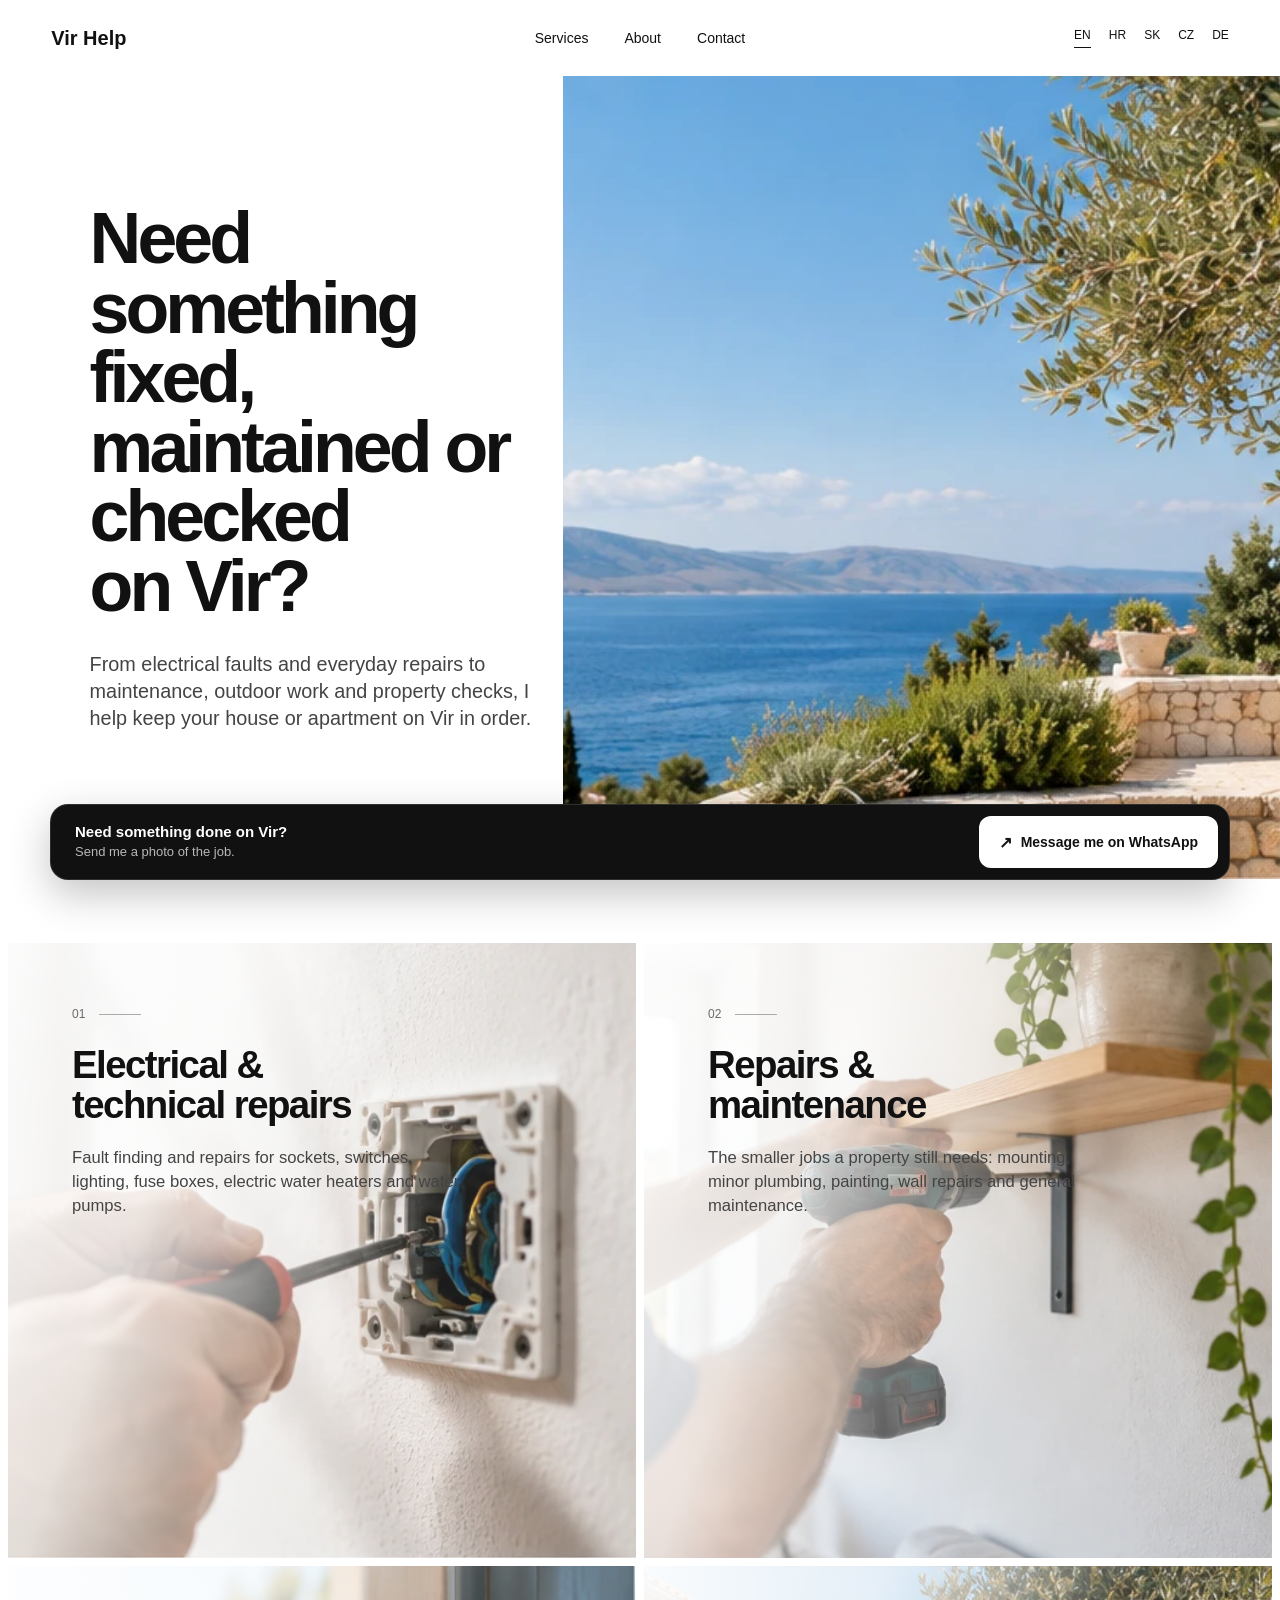
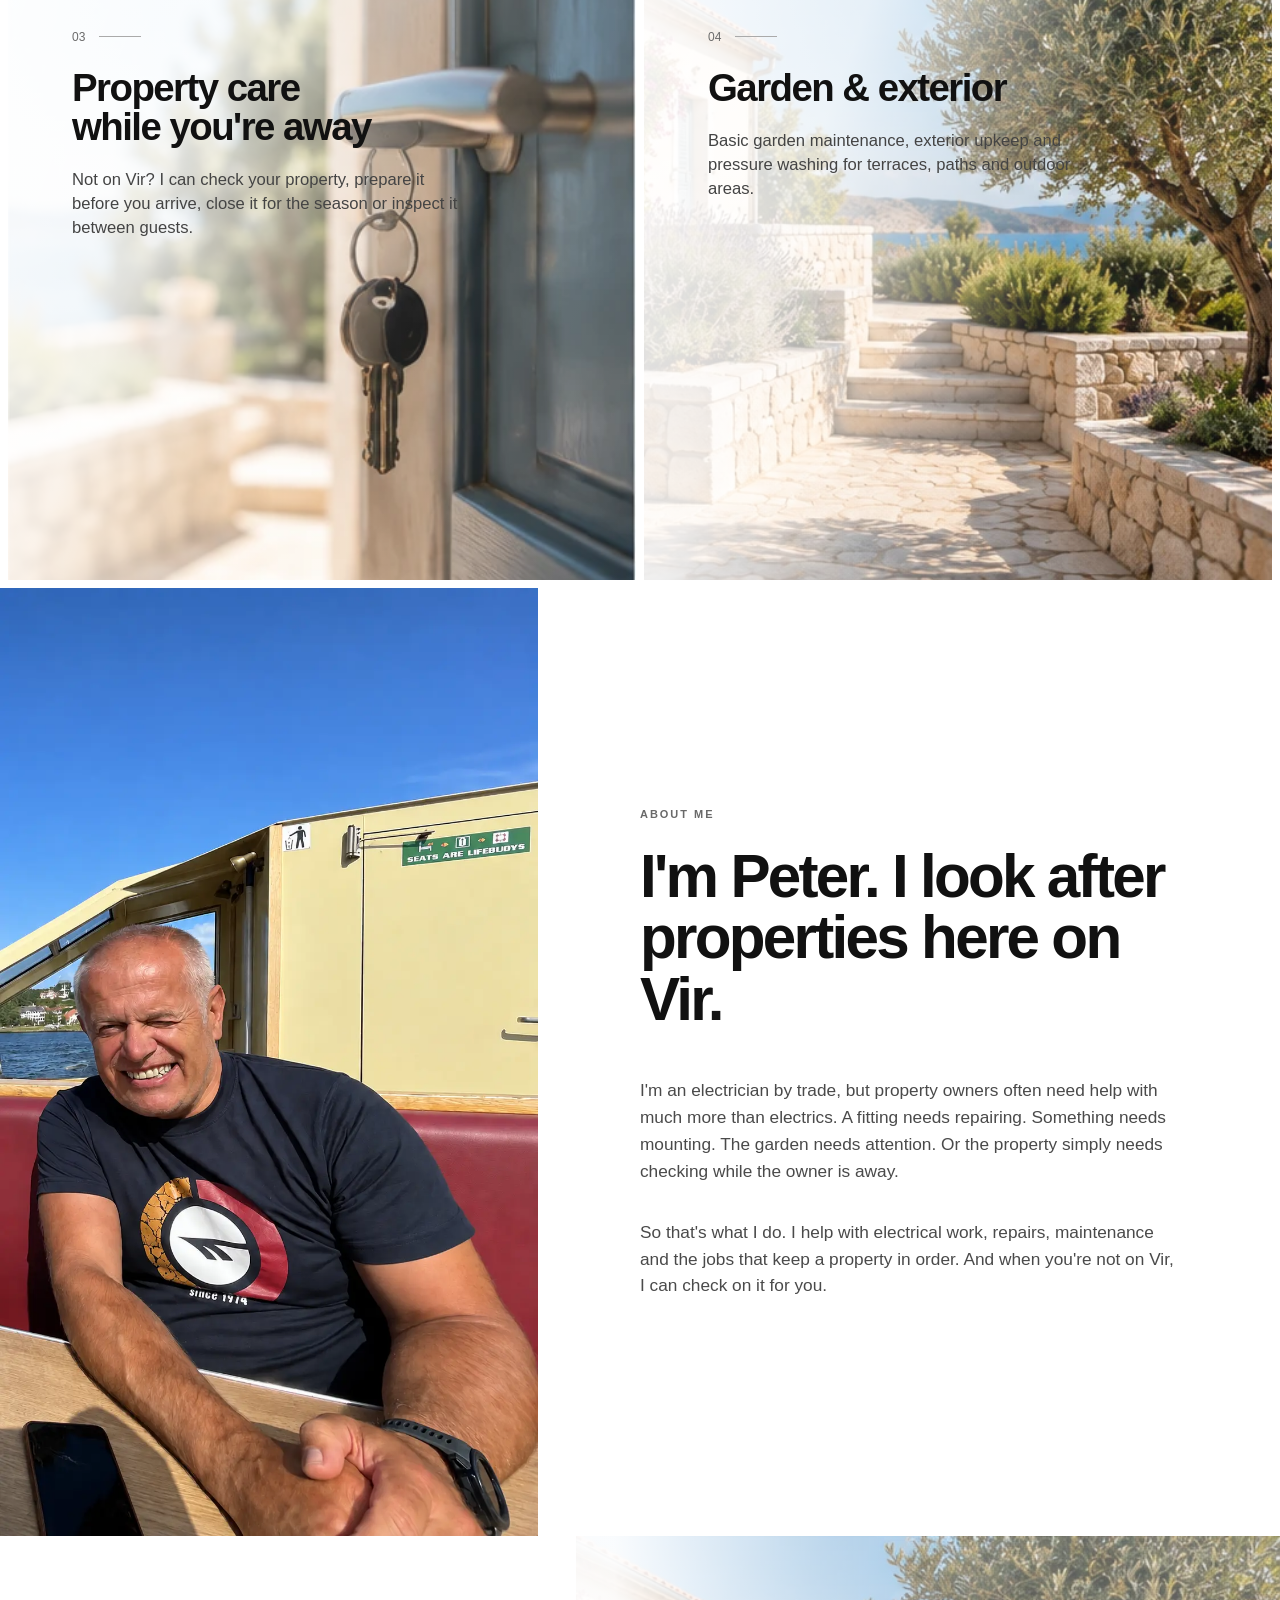
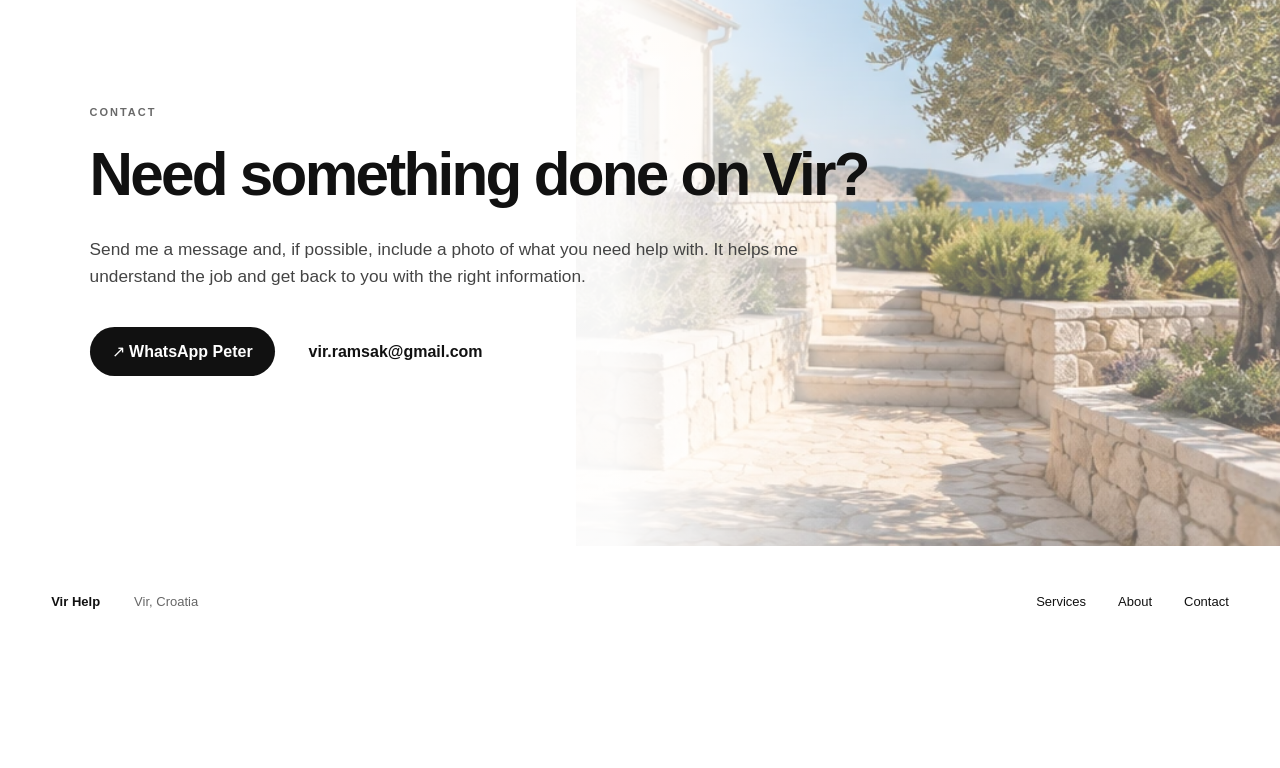
<file: index.html>
<!doctype html>
<html lang="en">
<head>
  <meta charset="utf-8">
  <meta name="viewport" content="width=device-width, initial-scale=1">
  <title>Property Repairs & Maintenance on Vir | Vir Help</title>
  <meta name="description" content="Repairs, maintenance, electrical work, property checks and outdoor jobs on Vir, Croatia. Contact Peter directly on WhatsApp.">
  <link rel="canonical" href="https://virhelp.com/">
  <link rel="alternate" hreflang="en" href="https://virhelp.com/">
  <link rel="alternate" hreflang="hr" href="https://virhelp.com/hr/">
  <link rel="alternate" hreflang="sk" href="https://virhelp.com/sk/">
  <link rel="alternate" hreflang="cs" href="https://virhelp.com/cs/">
  <link rel="alternate" hreflang="de" href="https://virhelp.com/de/">
  <link rel="alternate" hreflang="x-default" href="https://virhelp.com/">
  <meta property="og:type" content="website">
  <meta property="og:site_name" content="Vir Help">
  <meta property="og:url" content="https://virhelp.com/">
  <meta property="og:title" content="Property Repairs & Maintenance on Vir | Vir Help">
  <meta property="og:description" content="Repairs, maintenance, electrical work, property checks and outdoor jobs on Vir, Croatia. Contact Peter directly on WhatsApp.">
  <meta property="og:image" content="https://virhelp.com/maintenance.webp">
  <meta property="og:image:alt" content="Property repair work on Vir">
  <meta name="twitter:card" content="summary_large_image">
  <meta name="twitter:image" content="https://virhelp.com/maintenance.webp">
  <meta property="og:locale" content="en">
  <meta name="theme-color" content="#ffffff">
  <script type="application/ld+json">{"@context":"https://schema.org","@type":"LocalBusiness","name":"Vir Help","url":"https://virhelp.com/","email":"vir.ramsak@gmail.com","areaServed":{"@type":"Place","name":"Vir, Croatia"},"description":"Repairs, maintenance, electrical work, property checks and outdoor jobs on Vir, Croatia. Contact Peter directly on WhatsApp."}</script>
  <link rel="stylesheet" href="style.css">
</head>
<body>
  <header class="site-header">
    <a class="brand" href="#top">Vir Help</a>
    <nav class="main-nav" aria-label="Services">
      <a href="#services">Services</a>
      <a href="#about">About</a>
      <a href="#contact">Contact</a>
    </nav>
    <nav class="languages" aria-label="Languages">
      <a class="active" aria-current="page" href="https://virhelp.com/">EN</a>
      <a href="https://virhelp.com/hr/">HR</a>
      <a href="https://virhelp.com/sk/">SK</a>
      <a href="https://virhelp.com/cs/">CZ</a>
      <a href="https://virhelp.com/de/">DE</a>
    </nav>
  </header>

  <main id="top">
    <section class="hero">
      <div class="hero-copy">
        <h1>Need something fixed,<br>maintained or checked<br>on Vir?</h1>
        <p class="hero-lede">From electrical faults and everyday repairs to maintenance, outdoor work and property checks, I help keep your house or apartment on Vir in order.</p>
      </div>
      <div class="hero-image" role="img" aria-label="Vir"></div>
    </section>

    <div class="hero-gap" aria-hidden="true"></div>

    <section class="services-grid" id="services" aria-label="Services">
      <article class="service-card electrical">
        <div class="service-copy">
          <p class="service-number">01 <span></span></p>
          <h2>Electrical &amp;<br>technical repairs</h2>
          <p>Fault finding and repairs for sockets, switches, lighting, fuse boxes, electric water heaters and water pumps.</p>
        </div>
      </article>

      <article class="service-card maintenance">
        <div class="service-copy">
          <p class="service-number">02 <span></span></p>
          <h2>Repairs &amp;<br>maintenance</h2>
          <p>The smaller jobs a property still needs: mounting, minor plumbing, painting, wall repairs and general maintenance.</p>
        </div>
      </article>

      <article class="service-card property-care">
        <div class="service-copy">
          <p class="service-number">03 <span></span></p>
          <h2>Property care<br>while you're away</h2>
          <p>Not on Vir? I can check your property, prepare it before you arrive, close it for the season or inspect it between guests.</p>
        </div>
      </article>

      <article class="service-card exterior">
        <div class="service-copy">
          <p class="service-number">04 <span></span></p>
          <h2>Garden &amp; exterior</h2>
          <p>Basic garden maintenance, exterior upkeep and pressure washing for terraces, paths and outdoor areas.</p>
        </div>
      </article>
    </section>

    <section class="about" id="about">
      <div class="about-photo">
        <img src="peter.webp" alt="Peter Ramsak" loading="lazy">
      </div>
      <div class="about-copy">
        <p class="eyebrow">ABOUT ME</p>
        <h2>I'm Peter. I look after<br>properties here on Vir.</h2>
        <p>I'm an electrician by trade, but property owners often need help with much more than electrics. A fitting needs repairing. Something needs mounting. The garden needs attention. Or the property simply needs checking while the owner is away.</p>
        <p>So that's what I do. I help with electrical work, repairs, maintenance and the jobs that keep a property in order. And when you're not on Vir, I can check on it for you.</p>
      </div>
    </section>

    <section class="contact" id="contact">
      <div class="contact-inner">
        <p class="eyebrow">CONTACT</p>
        <h2>Need something done on Vir?</h2>
        <p>Send me a message and, if possible, include a photo of what you need help with. It helps me understand the job and get back to you with the right information.</p>
        <div class="contact-actions">
          <a class="whatsapp" href="https://wa.me/385925024163" target="_blank" rel="noopener">
            <span aria-hidden="true">↗</span> WhatsApp Peter
          </a>
          <a href="mailto:vir.ramsak@gmail.com">vir.ramsak@gmail.com</a>
        </div>
      </div>
    </section>
  </main>

  <aside class="sticky-contact" aria-label="Quick WhatsApp contact">
    <div class="sticky-contact-copy">
      <strong>Need something done on Vir?</strong>
      <span>Send me a photo of the job.</span>
    </div>
    <a class="sticky-whatsapp" href="https://wa.me/385925024163" target="_blank" rel="noopener" aria-label="Message Peter on WhatsApp">
      <span class="sticky-whatsapp-icon" aria-hidden="true">↗</span>
      <span>Message me on WhatsApp</span>
    </a>
  </aside>

  <footer>
    <strong>Vir Help</strong>
    <span>Vir, Croatia</span>
    <nav aria-label="Services">
      <a href="#services">Services</a>
      <a href="#about">About</a>
      <a href="#contact">Contact</a>
    </nav>
  </footer>
</body>
</html>
</file>
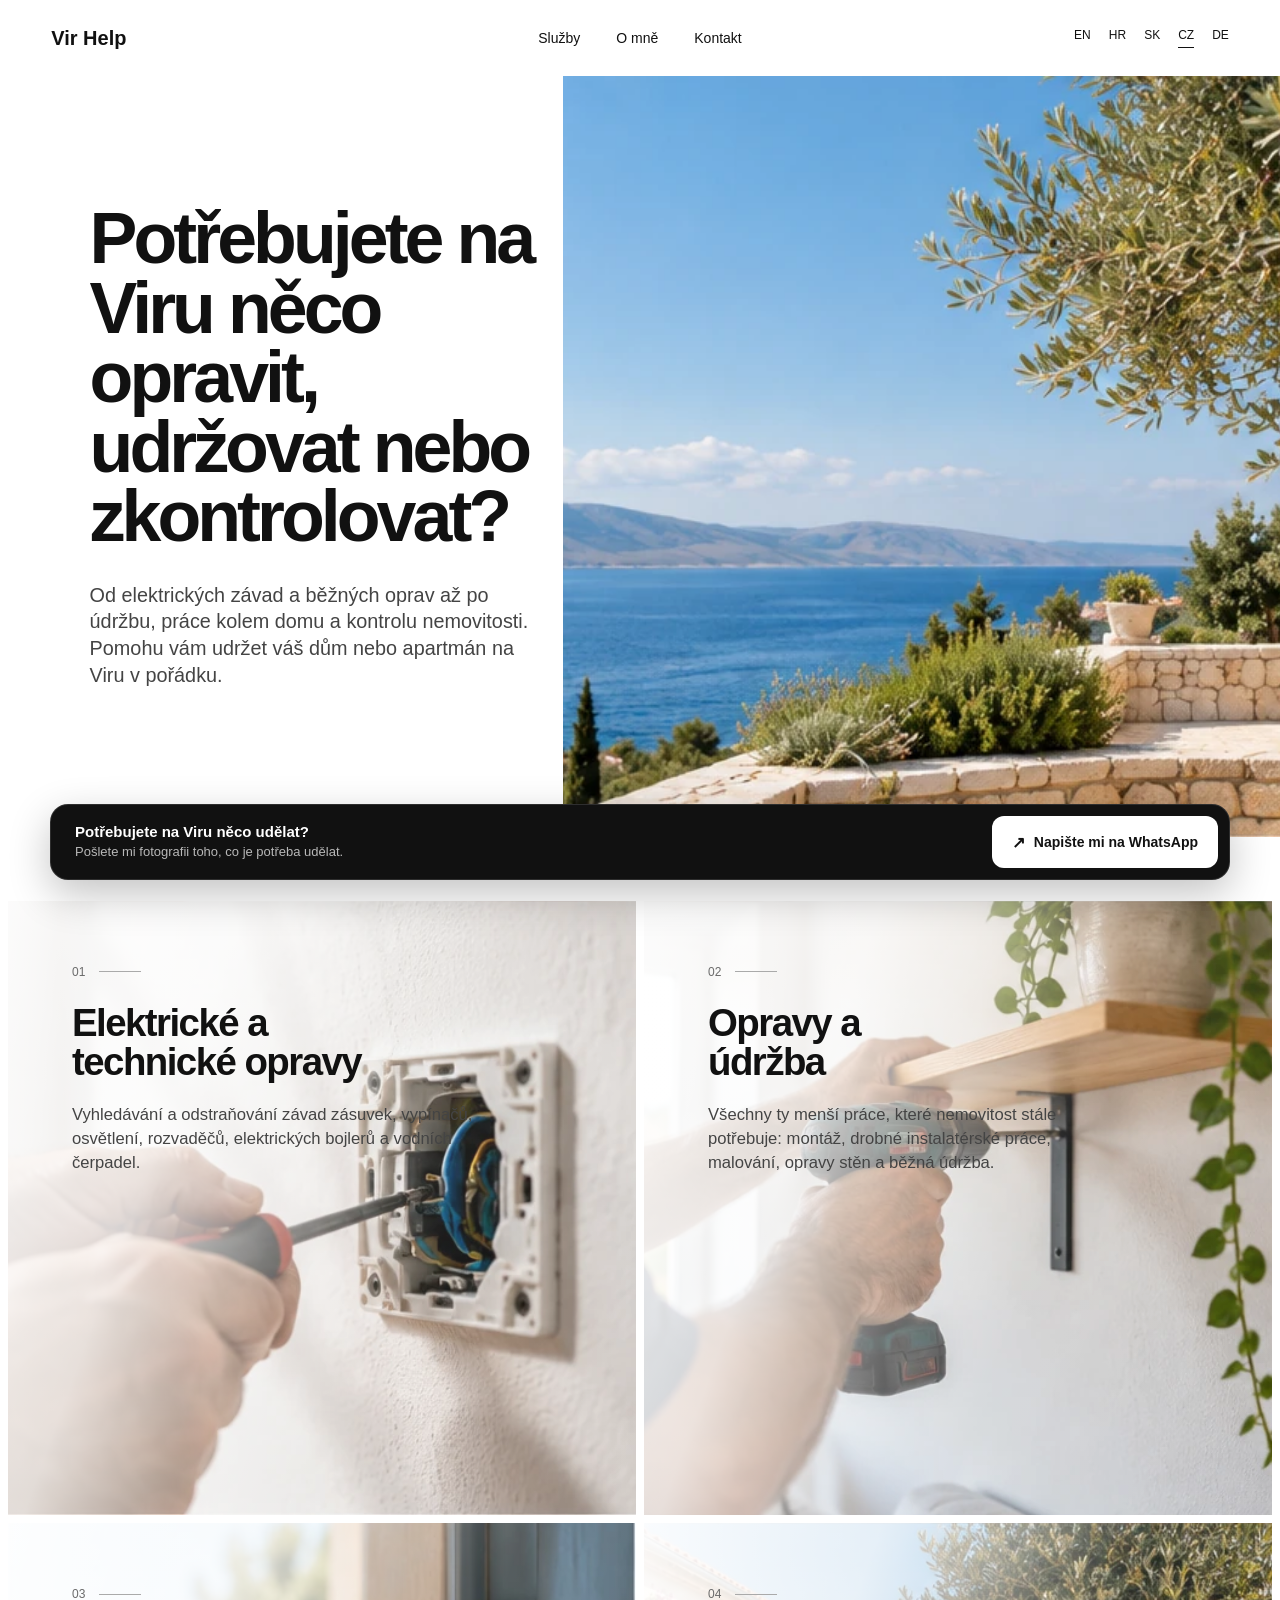
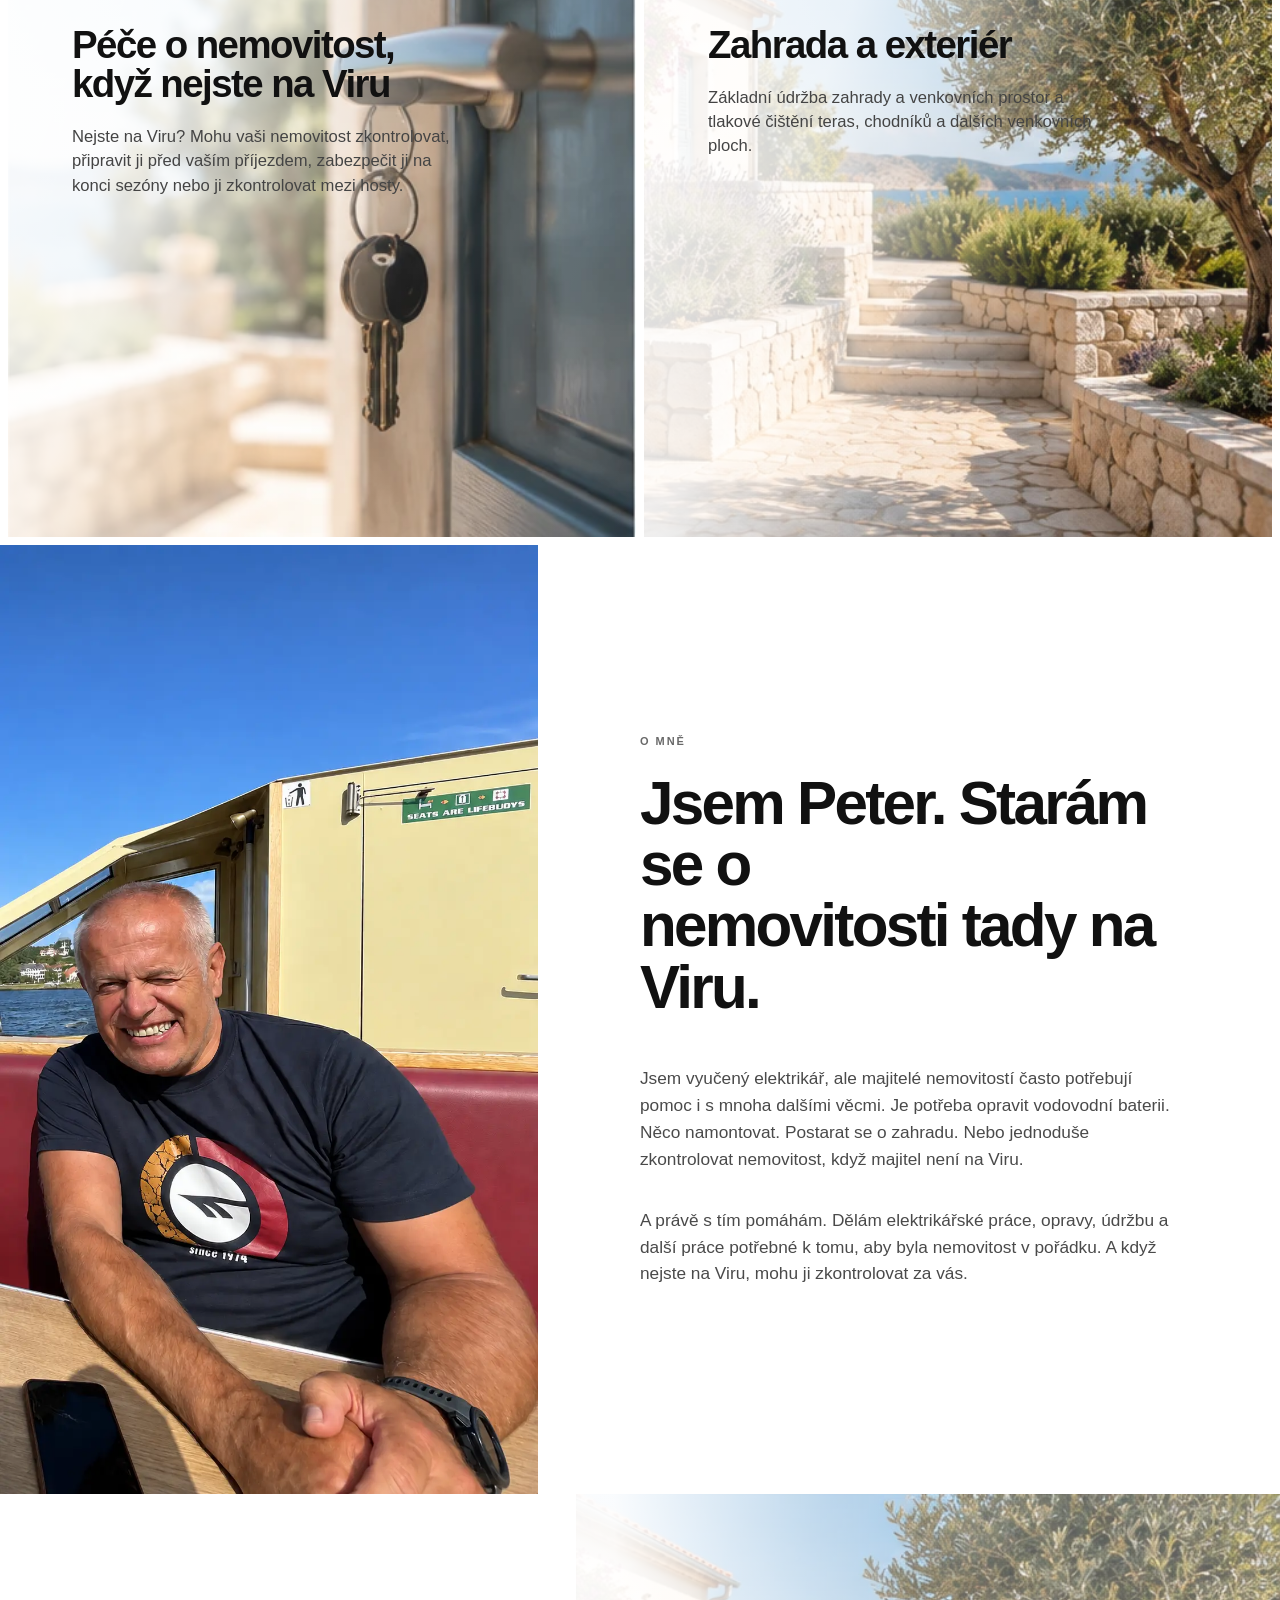
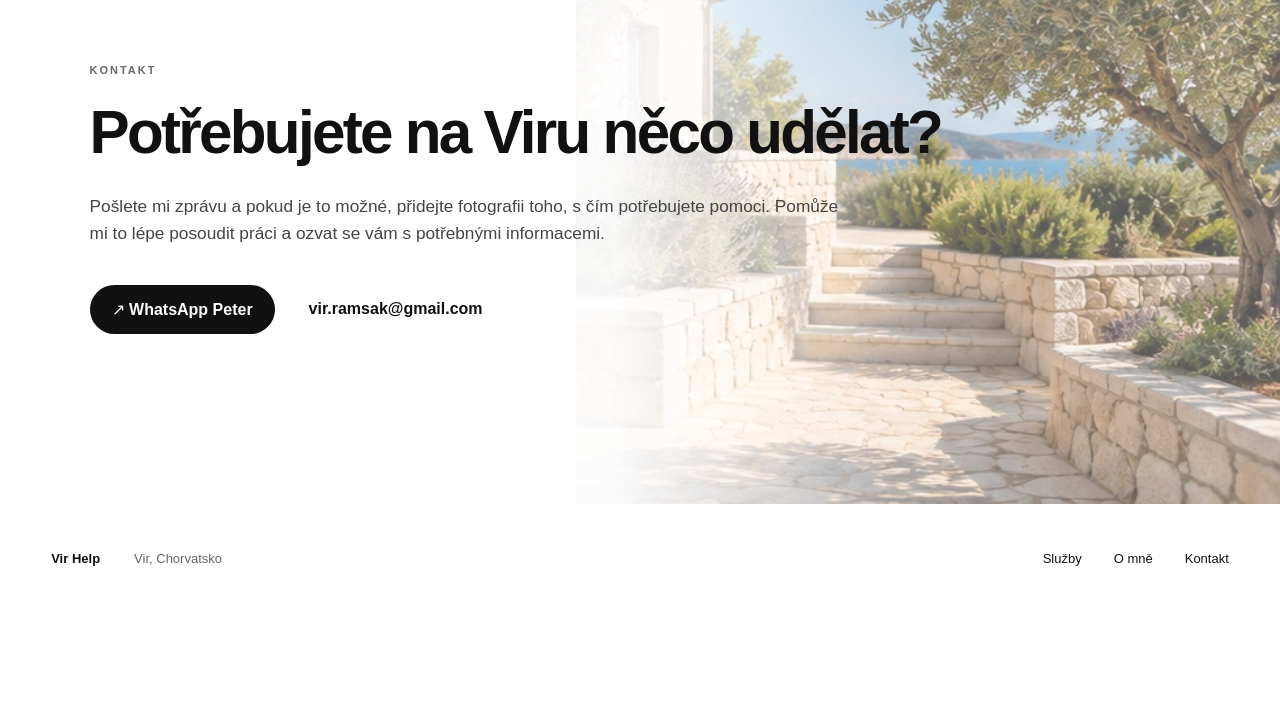
<file: cs/index.html>
<!doctype html>
<html lang="cs">
<head>
  <meta charset="utf-8">
  <meta name="viewport" content="width=device-width, initial-scale=1">
  <title>Opravy a údržba nemovitostí na Viru | Vir Help</title>
  <meta name="description" content="Opravy, údržba, elektrikářské práce, kontroly nemovitostí a venkovní práce na Viru. Kontaktujte Petera přímo přes WhatsApp.">
  <link rel="canonical" href="https://virhelp.com/cs/">
  <link rel="alternate" hreflang="en" href="https://virhelp.com/">
  <link rel="alternate" hreflang="hr" href="https://virhelp.com/hr/">
  <link rel="alternate" hreflang="sk" href="https://virhelp.com/sk/">
  <link rel="alternate" hreflang="cs" href="https://virhelp.com/cs/">
  <link rel="alternate" hreflang="de" href="https://virhelp.com/de/">
  <link rel="alternate" hreflang="x-default" href="https://virhelp.com/">
  <meta property="og:type" content="website">
  <meta property="og:site_name" content="Vir Help">
  <meta property="og:url" content="https://virhelp.com/cs/">
  <meta property="og:title" content="Opravy a údržba nemovitostí na Viru | Vir Help">
  <meta property="og:description" content="Opravy, údržba, elektrikářské práce, kontroly nemovitostí a venkovní práce na Viru. Kontaktujte Petera přímo přes WhatsApp.">
  <meta property="og:image" content="https://virhelp.com/maintenance.webp">
  <meta property="og:image:alt" content="Property repair work on Vir">
  <meta name="twitter:card" content="summary_large_image">
  <meta name="twitter:image" content="https://virhelp.com/maintenance.webp">
  <meta property="og:locale" content="cs">
  <meta name="theme-color" content="#ffffff">
  <script type="application/ld+json">{"@context":"https://schema.org","@type":"LocalBusiness","name":"Vir Help","url":"https://virhelp.com/cs/","email":"vir.ramsak@gmail.com","areaServed":{"@type":"Place","name":"Vir, Croatia"},"description":"Opravy, údržba, elektrikářské práce, kontroly nemovitostí a venkovní práce na Viru. Kontaktujte Petera přímo přes WhatsApp."}</script>
  <link rel="stylesheet" href="../style.css">
</head>
<body>
  <header class="site-header">
    <a class="brand" href="#top">Vir Help</a>
    <nav class="main-nav" aria-label="Služby">
      <a href="#services">Služby</a>
      <a href="#about">O mně</a>
      <a href="#contact">Kontakt</a>
    </nav>
    <nav class="languages" aria-label="Languages">
      <a href="https://virhelp.com/">EN</a>
      <a href="https://virhelp.com/hr/">HR</a>
      <a href="https://virhelp.com/sk/">SK</a>
      <a class="active" aria-current="page" href="https://virhelp.com/cs/">CZ</a>
      <a href="https://virhelp.com/de/">DE</a>
    </nav>
  </header>

  <main id="top">
    <section class="hero">
      <div class="hero-copy">
        <h1>Potřebujete na Viru něco opravit,<br>udržovat nebo zkontrolovat?</h1>
        <p class="hero-lede">Od elektrických závad a běžných oprav až po údržbu, práce kolem domu a kontrolu nemovitosti. Pomohu vám udržet váš dům nebo apartmán na Viru v pořádku.</p>
      </div>
      <div class="hero-image" role="img" aria-label="Vir"></div>
    </section>

    <div class="hero-gap" aria-hidden="true"></div>

    <section class="services-grid" id="services" aria-label="Služby">
      <article class="service-card electrical">
        <div class="service-copy">
          <p class="service-number">01 <span></span></p>
          <h2>Elektrické a<br>technické opravy</h2>
          <p>Vyhledávání a odstraňování závad zásuvek, vypínačů, osvětlení, rozvaděčů, elektrických bojlerů a vodních čerpadel.</p>
        </div>
      </article>

      <article class="service-card maintenance">
        <div class="service-copy">
          <p class="service-number">02 <span></span></p>
          <h2>Opravy a<br>údržba</h2>
          <p>Všechny ty menší práce, které nemovitost stále potřebuje: montáž, drobné instalatérské práce, malování, opravy stěn a běžná údržba.</p>
        </div>
      </article>

      <article class="service-card property-care">
        <div class="service-copy">
          <p class="service-number">03 <span></span></p>
          <h2>Péče o nemovitost,<br>když nejste na Viru</h2>
          <p>Nejste na Viru? Mohu vaši nemovitost zkontrolovat, připravit ji před vaším příjezdem, zabezpečit ji na konci sezóny nebo ji zkontrolovat mezi hosty.</p>
        </div>
      </article>

      <article class="service-card exterior">
        <div class="service-copy">
          <p class="service-number">04 <span></span></p>
          <h2>Zahrada a exteriér</h2>
          <p>Základní údržba zahrady a venkovních prostor a tlakové čištění teras, chodníků a dalších venkovních ploch.</p>
        </div>
      </article>
    </section>

    <section class="about" id="about">
      <div class="about-photo">
        <img src="../peter.webp" alt="Peter Ramsak" loading="lazy">
      </div>
      <div class="about-copy">
        <p class="eyebrow">O MNĚ</p>
        <h2>Jsem Peter. Starám se o<br>nemovitosti tady na Viru.</h2>
        <p>Jsem vyučený elektrikář, ale majitelé nemovitostí často potřebují pomoc i s mnoha dalšími věcmi. Je potřeba opravit vodovodní baterii. Něco namontovat. Postarat se o zahradu. Nebo jednoduše zkontrolovat nemovitost, když majitel není na Viru.</p>
        <p>A právě s tím pomáhám. Dělám elektrikářské práce, opravy, údržbu a další práce potřebné k tomu, aby byla nemovitost v pořádku. A když nejste na Viru, mohu ji zkontrolovat za vás.</p>
      </div>
    </section>

    <section class="contact" id="contact">
      <div class="contact-inner">
        <p class="eyebrow">KONTAKT</p>
        <h2>Potřebujete na Viru něco udělat?</h2>
        <p>Pošlete mi zprávu a pokud je to možné, přidejte fotografii toho, s čím potřebujete pomoci. Pomůže mi to lépe posoudit práci a ozvat se vám s potřebnými informacemi.</p>
        <div class="contact-actions">
          <a class="whatsapp" href="https://wa.me/385925024163" target="_blank" rel="noopener">
            <span aria-hidden="true">↗</span> WhatsApp Peter
          </a>
          <a href="mailto:vir.ramsak@gmail.com">vir.ramsak@gmail.com</a>
        </div>
      </div>
    </section>
  </main>

  <aside class="sticky-contact" aria-label="Rychlý kontakt přes WhatsApp">
    <div class="sticky-contact-copy">
      <strong>Potřebujete na Viru něco udělat?</strong>
      <span>Pošlete mi fotografii toho, co je potřeba udělat.</span>
    </div>
    <a class="sticky-whatsapp" href="https://wa.me/385925024163" target="_blank" rel="noopener" aria-label="Napište Peterovi na WhatsApp">
      <span class="sticky-whatsapp-icon" aria-hidden="true">↗</span>
      <span>Napište mi na WhatsApp</span>
    </a>
  </aside>

  <footer>
    <strong>Vir Help</strong>
    <span>Vir, Chorvatsko</span>
    <nav aria-label="Služby">
      <a href="#services">Služby</a>
      <a href="#about">O mně</a>
      <a href="#contact">Kontakt</a>
    </nav>
  </footer>
</body>
</html>
</file>
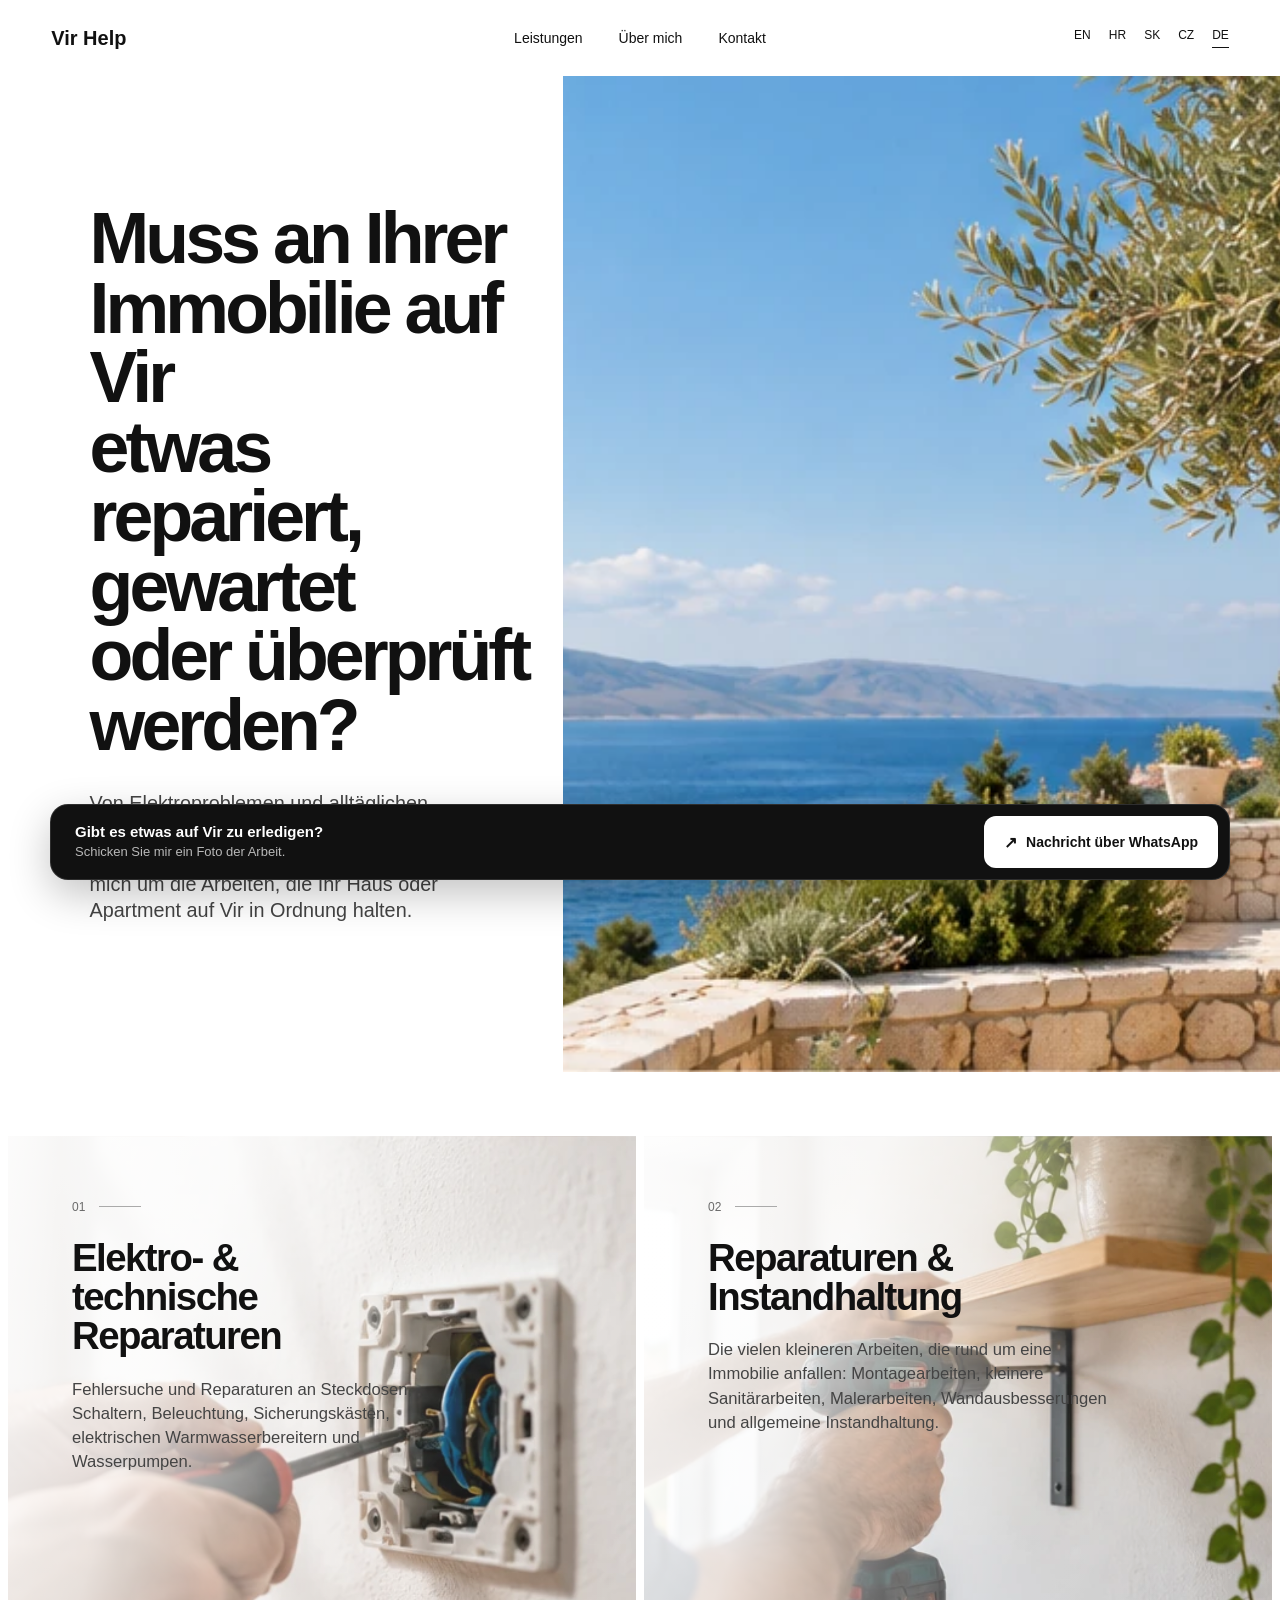
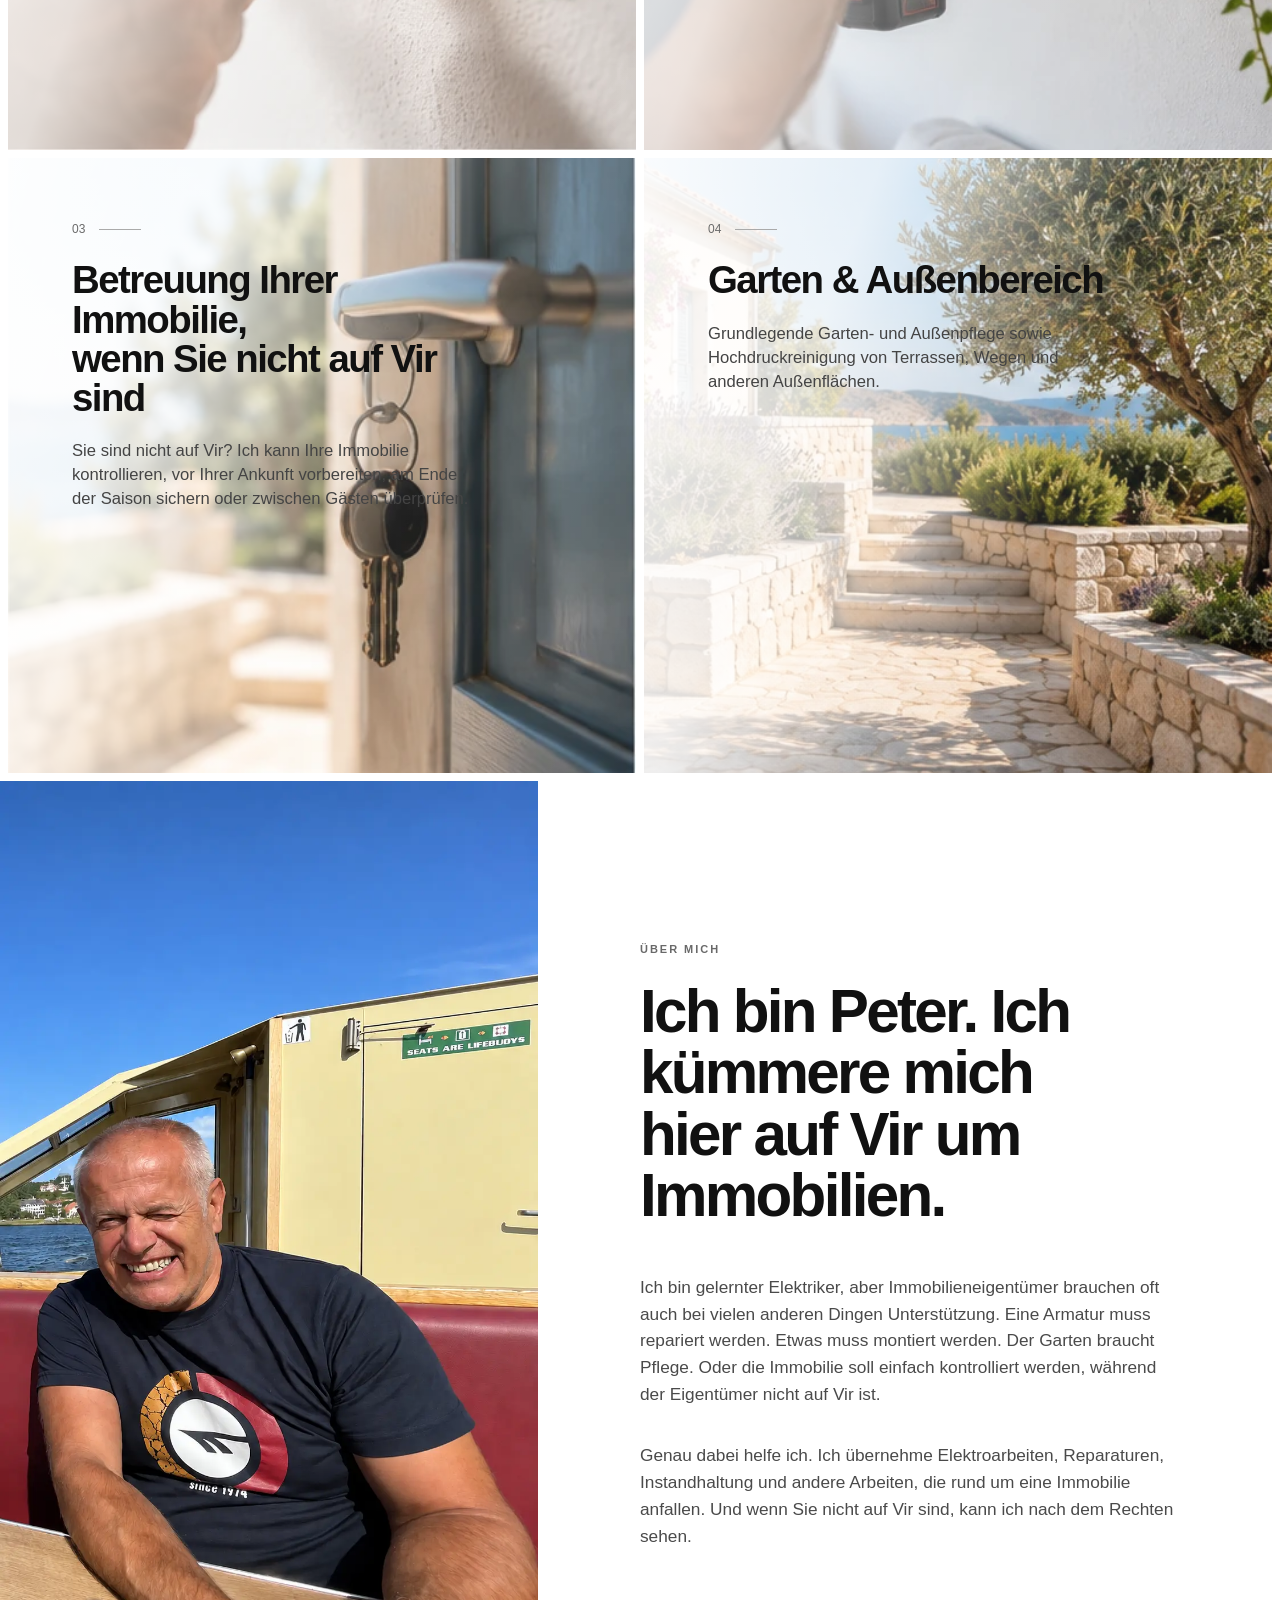
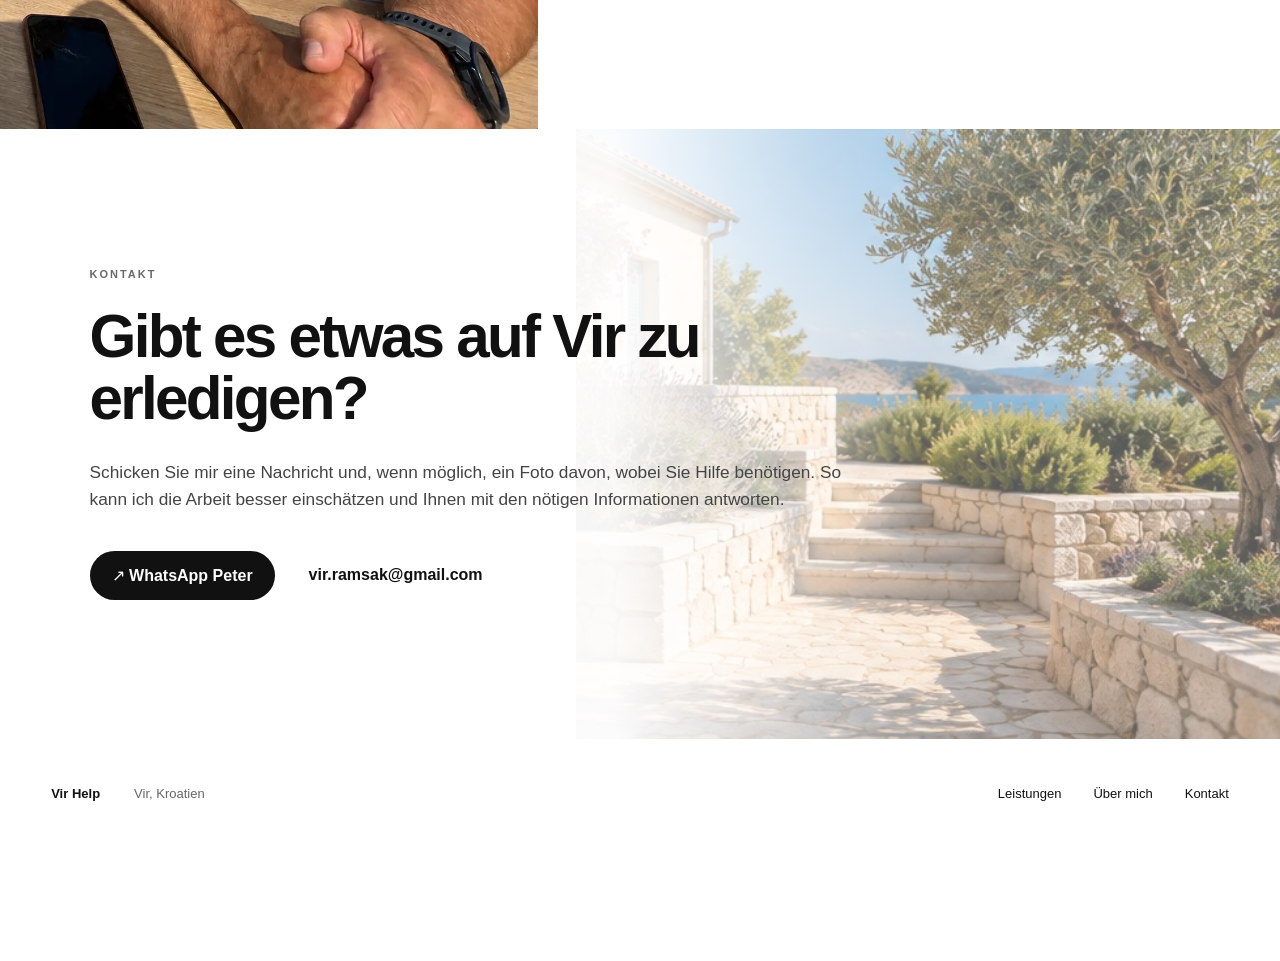
<file: de/index.html>
<!doctype html>
<html lang="de">
<head>
  <meta charset="utf-8">
  <meta name="viewport" content="width=device-width, initial-scale=1">
  <title>Reparaturen & Immobilienservice auf Vir | Vir Help</title>
  <meta name="description" content="Reparaturen, Instandhaltung, Elektroarbeiten, Objektkontrollen und Außenarbeiten auf Vir, Kroatien. Kontaktieren Sie Peter direkt über WhatsApp.">
  <link rel="canonical" href="https://virhelp.com/de/">
  <link rel="alternate" hreflang="en" href="https://virhelp.com/">
  <link rel="alternate" hreflang="hr" href="https://virhelp.com/hr/">
  <link rel="alternate" hreflang="sk" href="https://virhelp.com/sk/">
  <link rel="alternate" hreflang="cs" href="https://virhelp.com/cs/">
  <link rel="alternate" hreflang="de" href="https://virhelp.com/de/">
  <link rel="alternate" hreflang="x-default" href="https://virhelp.com/">
  <meta property="og:type" content="website">
  <meta property="og:site_name" content="Vir Help">
  <meta property="og:url" content="https://virhelp.com/de/">
  <meta property="og:title" content="Reparaturen & Immobilienservice auf Vir | Vir Help">
  <meta property="og:description" content="Reparaturen, Instandhaltung, Elektroarbeiten, Objektkontrollen und Außenarbeiten auf Vir, Kroatien. Kontaktieren Sie Peter direkt über WhatsApp.">
  <meta property="og:image" content="https://virhelp.com/maintenance.webp">
  <meta property="og:image:alt" content="Property repair work on Vir">
  <meta name="twitter:card" content="summary_large_image">
  <meta name="twitter:image" content="https://virhelp.com/maintenance.webp">
  <meta property="og:locale" content="de">
  <meta name="theme-color" content="#ffffff">
  <script type="application/ld+json">{"@context":"https://schema.org","@type":"LocalBusiness","name":"Vir Help","url":"https://virhelp.com/de/","email":"vir.ramsak@gmail.com","areaServed":{"@type":"Place","name":"Vir, Croatia"},"description":"Reparaturen, Instandhaltung, Elektroarbeiten, Objektkontrollen und Außenarbeiten auf Vir, Kroatien. Kontaktieren Sie Peter direkt über WhatsApp."}</script>
  <link rel="stylesheet" href="../style.css">
</head>
<body>
  <header class="site-header">
    <a class="brand" href="#top">Vir Help</a>
    <nav class="main-nav" aria-label="Leistungen">
      <a href="#services">Leistungen</a>
      <a href="#about">Über mich</a>
      <a href="#contact">Kontakt</a>
    </nav>
    <nav class="languages" aria-label="Languages">
      <a href="https://virhelp.com/">EN</a>
      <a href="https://virhelp.com/hr/">HR</a>
      <a href="https://virhelp.com/sk/">SK</a>
      <a href="https://virhelp.com/cs/">CZ</a>
      <a class="active" aria-current="page" href="https://virhelp.com/de/">DE</a>
    </nav>
  </header>

  <main id="top">
    <section class="hero">
      <div class="hero-copy">
        <h1>Muss an Ihrer Immobilie auf Vir<br>etwas repariert, gewartet<br>oder überprüft werden?</h1>
        <p class="hero-lede">Von Elektroproblemen und alltäglichen Reparaturen bis hin zu Instandhaltung, Außenarbeiten und Objektkontrollen. Ich kümmere mich um die Arbeiten, die Ihr Haus oder Apartment auf Vir in Ordnung halten.</p>
      </div>
      <div class="hero-image" role="img" aria-label="Vir"></div>
    </section>

    <div class="hero-gap" aria-hidden="true"></div>

    <section class="services-grid" id="services" aria-label="Leistungen">
      <article class="service-card electrical">
        <div class="service-copy">
          <p class="service-number">01 <span></span></p>
          <h2>Elektro- &amp;<br>technische Reparaturen</h2>
          <p>Fehlersuche und Reparaturen an Steckdosen, Schaltern, Beleuchtung, Sicherungskästen, elektrischen Warmwasserbereitern und Wasserpumpen.</p>
        </div>
      </article>

      <article class="service-card maintenance">
        <div class="service-copy">
          <p class="service-number">02 <span></span></p>
          <h2>Reparaturen &amp;<br>Instandhaltung</h2>
          <p>Die vielen kleineren Arbeiten, die rund um eine Immobilie anfallen: Montagearbeiten, kleinere Sanitärarbeiten, Malerarbeiten, Wandausbesserungen und allgemeine Instandhaltung.</p>
        </div>
      </article>

      <article class="service-card property-care">
        <div class="service-copy">
          <p class="service-number">03 <span></span></p>
          <h2>Betreuung Ihrer Immobilie,<br>wenn Sie nicht auf Vir sind</h2>
          <p>Sie sind nicht auf Vir? Ich kann Ihre Immobilie kontrollieren, vor Ihrer Ankunft vorbereiten, am Ende der Saison sichern oder zwischen Gästen überprüfen.</p>
        </div>
      </article>

      <article class="service-card exterior">
        <div class="service-copy">
          <p class="service-number">04 <span></span></p>
          <h2>Garten &amp; Außenbereich</h2>
          <p>Grundlegende Garten- und Außenpflege sowie Hochdruckreinigung von Terrassen, Wegen und anderen Außenflächen.</p>
        </div>
      </article>
    </section>

    <section class="about" id="about">
      <div class="about-photo">
        <img src="../peter.webp" alt="Peter Ramsak" loading="lazy">
      </div>
      <div class="about-copy">
        <p class="eyebrow">ÜBER MICH</p>
        <h2>Ich bin Peter. Ich kümmere mich<br>hier auf Vir um Immobilien.</h2>
        <p>Ich bin gelernter Elektriker, aber Immobilieneigentümer brauchen oft auch bei vielen anderen Dingen Unterstützung. Eine Armatur muss repariert werden. Etwas muss montiert werden. Der Garten braucht Pflege. Oder die Immobilie soll einfach kontrolliert werden, während der Eigentümer nicht auf Vir ist.</p>
        <p>Genau dabei helfe ich. Ich übernehme Elektroarbeiten, Reparaturen, Instandhaltung und andere Arbeiten, die rund um eine Immobilie anfallen. Und wenn Sie nicht auf Vir sind, kann ich nach dem Rechten sehen.</p>
      </div>
    </section>

    <section class="contact" id="contact">
      <div class="contact-inner">
        <p class="eyebrow">KONTAKT</p>
        <h2>Gibt es etwas auf Vir zu erledigen?</h2>
        <p>Schicken Sie mir eine Nachricht und, wenn möglich, ein Foto davon, wobei Sie Hilfe benötigen. So kann ich die Arbeit besser einschätzen und Ihnen mit den nötigen Informationen antworten.</p>
        <div class="contact-actions">
          <a class="whatsapp" href="https://wa.me/385925024163" target="_blank" rel="noopener">
            <span aria-hidden="true">↗</span> WhatsApp Peter
          </a>
          <a href="mailto:vir.ramsak@gmail.com">vir.ramsak@gmail.com</a>
        </div>
      </div>
    </section>
  </main>

  <aside class="sticky-contact" aria-label="Schneller WhatsApp-Kontakt">
    <div class="sticky-contact-copy">
      <strong>Gibt es etwas auf Vir zu erledigen?</strong>
      <span>Schicken Sie mir ein Foto der Arbeit.</span>
    </div>
    <a class="sticky-whatsapp" href="https://wa.me/385925024163" target="_blank" rel="noopener" aria-label="Peter über WhatsApp kontaktieren">
      <span class="sticky-whatsapp-icon" aria-hidden="true">↗</span>
      <span>Nachricht über WhatsApp</span>
    </a>
  </aside>

  <footer>
    <strong>Vir Help</strong>
    <span>Vir, Kroatien</span>
    <nav aria-label="Leistungen">
      <a href="#services">Leistungen</a>
      <a href="#about">Über mich</a>
      <a href="#contact">Kontakt</a>
    </nav>
  </footer>
</body>
</html>
</file>
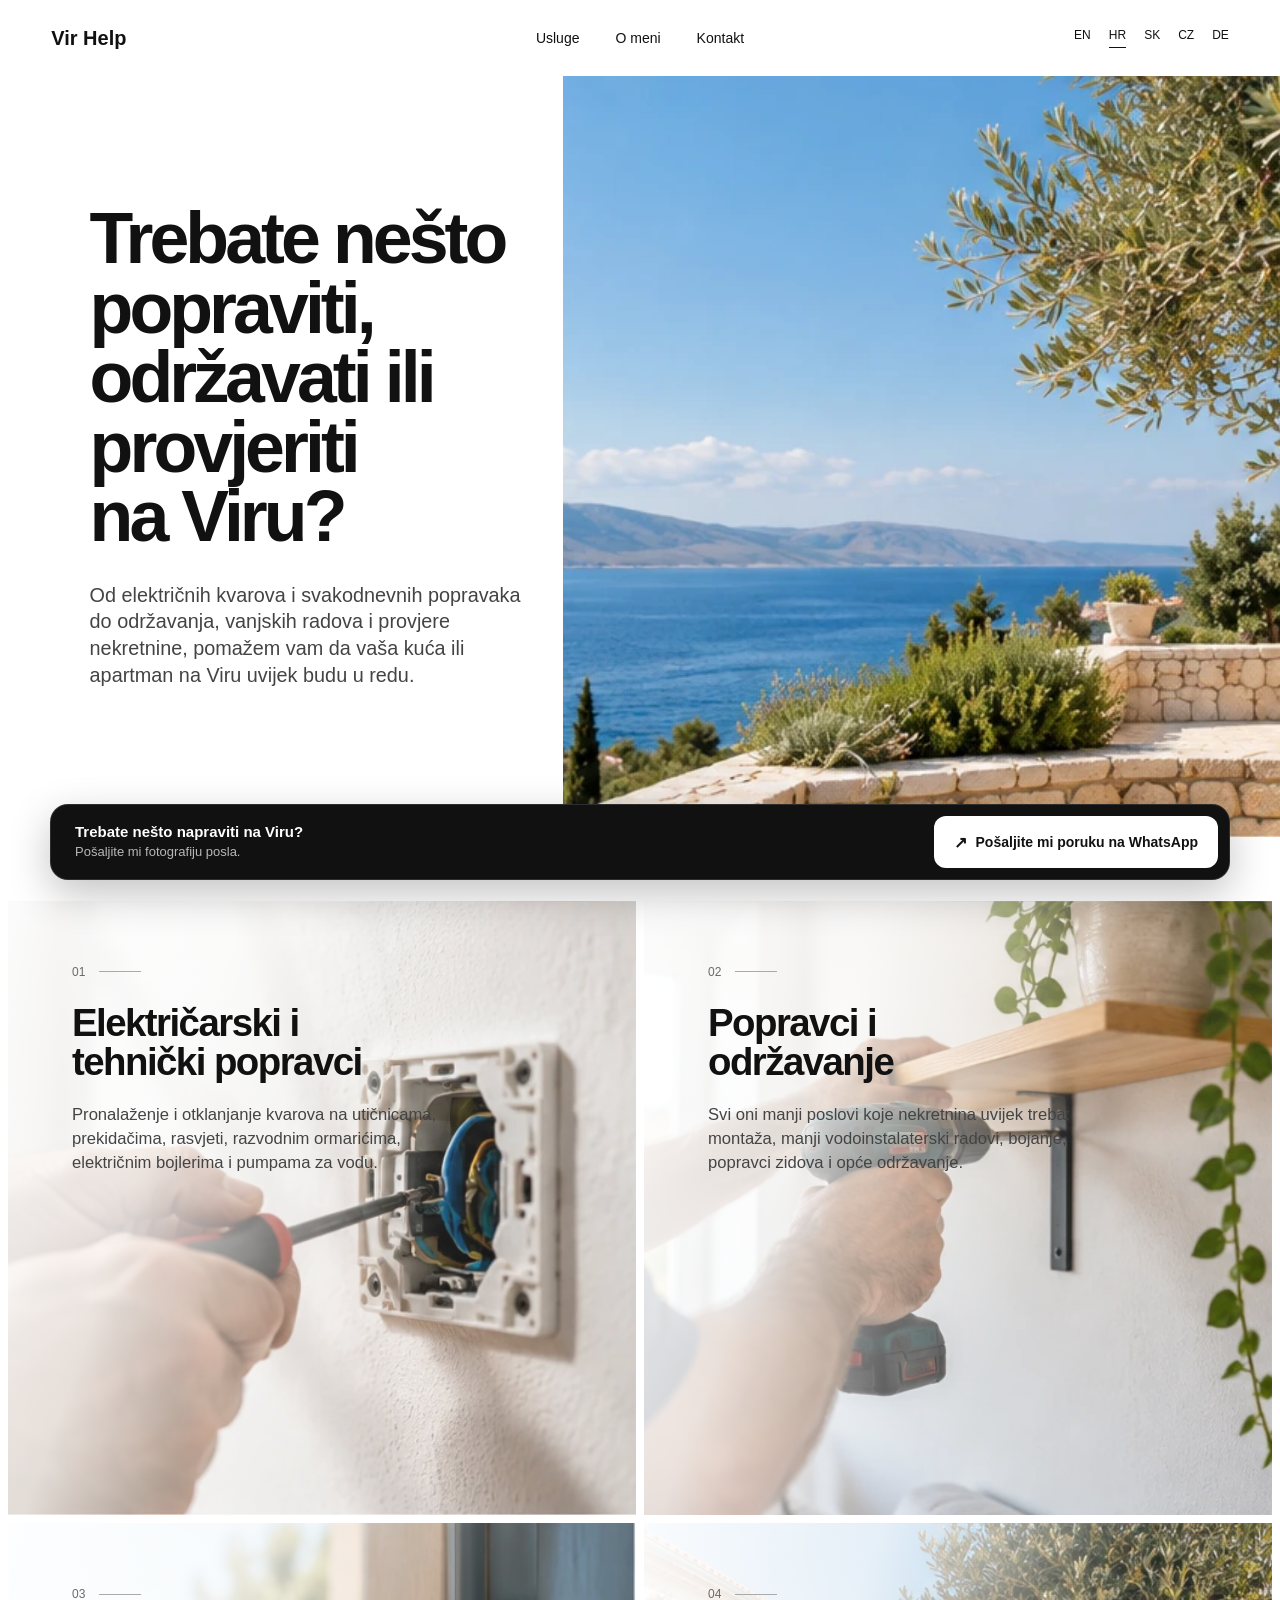
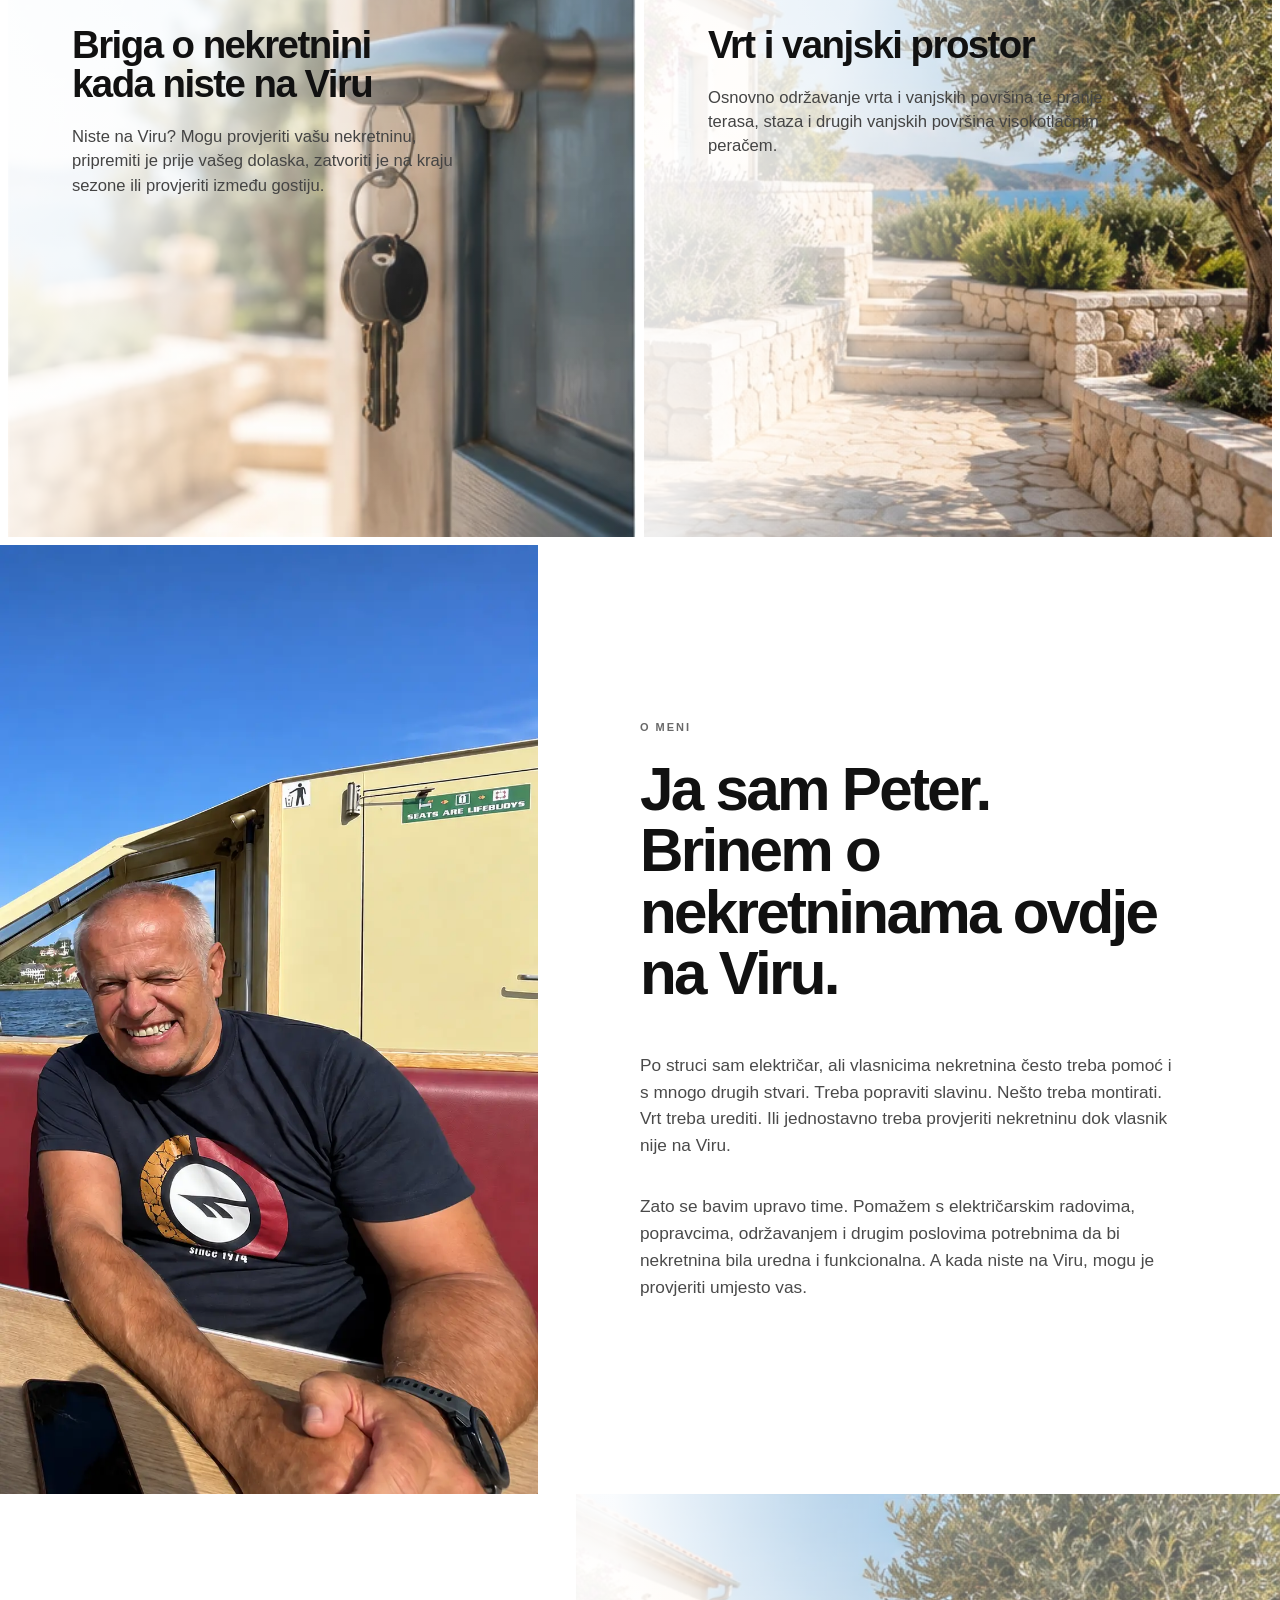
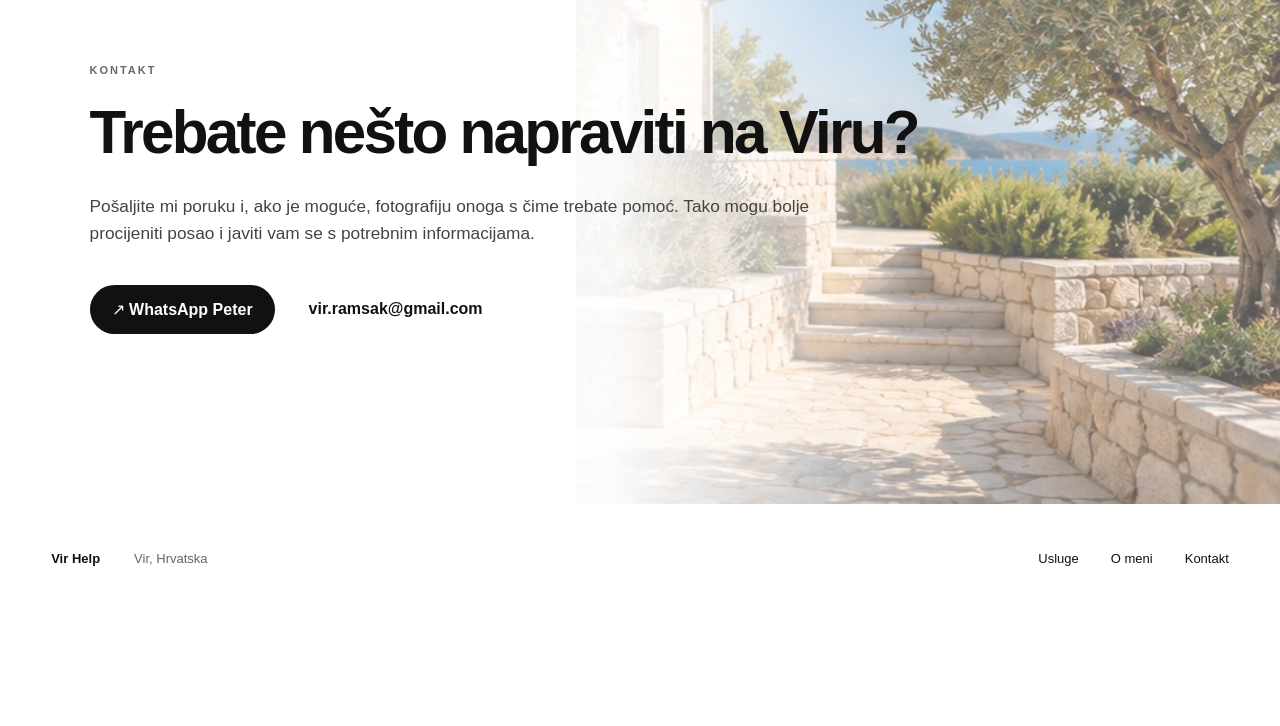
<file: hr/index.html>
<!doctype html>
<html lang="hr">
<head>
  <meta charset="utf-8">
  <meta name="viewport" content="width=device-width, initial-scale=1">
  <title>Popravci i održavanje nekretnina na Viru | Vir Help</title>
  <meta name="description" content="Popravci, održavanje, električarski radovi, provjera nekretnina i vanjski radovi na Viru. Kontaktirajte Petera izravno putem WhatsAppa.">
  <link rel="canonical" href="https://virhelp.com/hr/">
  <link rel="alternate" hreflang="en" href="https://virhelp.com/">
  <link rel="alternate" hreflang="hr" href="https://virhelp.com/hr/">
  <link rel="alternate" hreflang="sk" href="https://virhelp.com/sk/">
  <link rel="alternate" hreflang="cs" href="https://virhelp.com/cs/">
  <link rel="alternate" hreflang="de" href="https://virhelp.com/de/">
  <link rel="alternate" hreflang="x-default" href="https://virhelp.com/">
  <meta property="og:type" content="website">
  <meta property="og:site_name" content="Vir Help">
  <meta property="og:url" content="https://virhelp.com/hr/">
  <meta property="og:title" content="Popravci i održavanje nekretnina na Viru | Vir Help">
  <meta property="og:description" content="Popravci, održavanje, električarski radovi, provjera nekretnina i vanjski radovi na Viru. Kontaktirajte Petera izravno putem WhatsAppa.">
  <meta property="og:image" content="https://virhelp.com/maintenance.webp">
  <meta property="og:image:alt" content="Property repair work on Vir">
  <meta name="twitter:card" content="summary_large_image">
  <meta name="twitter:image" content="https://virhelp.com/maintenance.webp">
  <meta property="og:locale" content="hr">
  <meta name="theme-color" content="#ffffff">
  <script type="application/ld+json">{"@context":"https://schema.org","@type":"LocalBusiness","name":"Vir Help","url":"https://virhelp.com/hr/","email":"vir.ramsak@gmail.com","areaServed":{"@type":"Place","name":"Vir, Croatia"},"description":"Popravci, održavanje, električarski radovi, provjera nekretnina i vanjski radovi na Viru. Kontaktirajte Petera izravno putem WhatsAppa."}</script>
  <link rel="stylesheet" href="../style.css">
</head>
<body>
  <header class="site-header">
    <a class="brand" href="#top">Vir Help</a>
    <nav class="main-nav" aria-label="Usluge">
      <a href="#services">Usluge</a>
      <a href="#about">O meni</a>
      <a href="#contact">Kontakt</a>
    </nav>
    <nav class="languages" aria-label="Languages">
      <a href="https://virhelp.com/">EN</a>
      <a class="active" aria-current="page" href="https://virhelp.com/hr/">HR</a>
      <a href="https://virhelp.com/sk/">SK</a>
      <a href="https://virhelp.com/cs/">CZ</a>
      <a href="https://virhelp.com/de/">DE</a>
    </nav>
  </header>

  <main id="top">
    <section class="hero">
      <div class="hero-copy">
        <h1>Trebate nešto popraviti,<br>održavati ili provjeriti<br>na Viru?</h1>
        <p class="hero-lede">Od električnih kvarova i svakodnevnih popravaka do održavanja, vanjskih radova i provjere nekretnine, pomažem vam da vaša kuća ili apartman na Viru uvijek budu u redu.</p>
      </div>
      <div class="hero-image" role="img" aria-label="Vir"></div>
    </section>

    <div class="hero-gap" aria-hidden="true"></div>

    <section class="services-grid" id="services" aria-label="Usluge">
      <article class="service-card electrical">
        <div class="service-copy">
          <p class="service-number">01 <span></span></p>
          <h2>Električarski i<br>tehnički popravci</h2>
          <p>Pronalaženje i otklanjanje kvarova na utičnicama, prekidačima, rasvjeti, razvodnim ormarićima, električnim bojlerima i pumpama za vodu.</p>
        </div>
      </article>

      <article class="service-card maintenance">
        <div class="service-copy">
          <p class="service-number">02 <span></span></p>
          <h2>Popravci i<br>održavanje</h2>
          <p>Svi oni manji poslovi koje nekretnina uvijek treba: montaža, manji vodoinstalaterski radovi, bojanje, popravci zidova i opće održavanje.</p>
        </div>
      </article>

      <article class="service-card property-care">
        <div class="service-copy">
          <p class="service-number">03 <span></span></p>
          <h2>Briga o nekretnini<br>kada niste na Viru</h2>
          <p>Niste na Viru? Mogu provjeriti vašu nekretninu, pripremiti je prije vašeg dolaska, zatvoriti je na kraju sezone ili provjeriti između gostiju.</p>
        </div>
      </article>

      <article class="service-card exterior">
        <div class="service-copy">
          <p class="service-number">04 <span></span></p>
          <h2>Vrt i vanjski prostor</h2>
          <p>Osnovno održavanje vrta i vanjskih površina te pranje terasa, staza i drugih vanjskih površina visokotlačnim peračem.</p>
        </div>
      </article>
    </section>

    <section class="about" id="about">
      <div class="about-photo">
        <img src="../peter.webp" alt="Peter Ramsak" loading="lazy">
      </div>
      <div class="about-copy">
        <p class="eyebrow">O MENI</p>
        <h2>Ja sam Peter. Brinem o<br>nekretninama ovdje na Viru.</h2>
        <p>Po struci sam električar, ali vlasnicima nekretnina često treba pomoć i s mnogo drugih stvari. Treba popraviti slavinu. Nešto treba montirati. Vrt treba urediti. Ili jednostavno treba provjeriti nekretninu dok vlasnik nije na Viru.</p>
        <p>Zato se bavim upravo time. Pomažem s električarskim radovima, popravcima, održavanjem i drugim poslovima potrebnima da bi nekretnina bila uredna i funkcionalna. A kada niste na Viru, mogu je provjeriti umjesto vas.</p>
      </div>
    </section>

    <section class="contact" id="contact">
      <div class="contact-inner">
        <p class="eyebrow">KONTAKT</p>
        <h2>Trebate nešto napraviti na Viru?</h2>
        <p>Pošaljite mi poruku i, ako je moguće, fotografiju onoga s čime trebate pomoć. Tako mogu bolje procijeniti posao i javiti vam se s potrebnim informacijama.</p>
        <div class="contact-actions">
          <a class="whatsapp" href="https://wa.me/385925024163" target="_blank" rel="noopener">
            <span aria-hidden="true">↗</span> WhatsApp Peter
          </a>
          <a href="mailto:vir.ramsak@gmail.com">vir.ramsak@gmail.com</a>
        </div>
      </div>
    </section>
  </main>

  <aside class="sticky-contact" aria-label="Brzi kontakt putem WhatsAppa">
    <div class="sticky-contact-copy">
      <strong>Trebate nešto napraviti na Viru?</strong>
      <span>Pošaljite mi fotografiju posla.</span>
    </div>
    <a class="sticky-whatsapp" href="https://wa.me/385925024163" target="_blank" rel="noopener" aria-label="Pošaljite Peteru poruku na WhatsApp">
      <span class="sticky-whatsapp-icon" aria-hidden="true">↗</span>
      <span>Pošaljite mi poruku na WhatsApp</span>
    </a>
  </aside>

  <footer>
    <strong>Vir Help</strong>
    <span>Vir, Hrvatska</span>
    <nav aria-label="Usluge">
      <a href="#services">Usluge</a>
      <a href="#about">O meni</a>
      <a href="#contact">Kontakt</a>
    </nav>
  </footer>
</body>
</html>
</file>
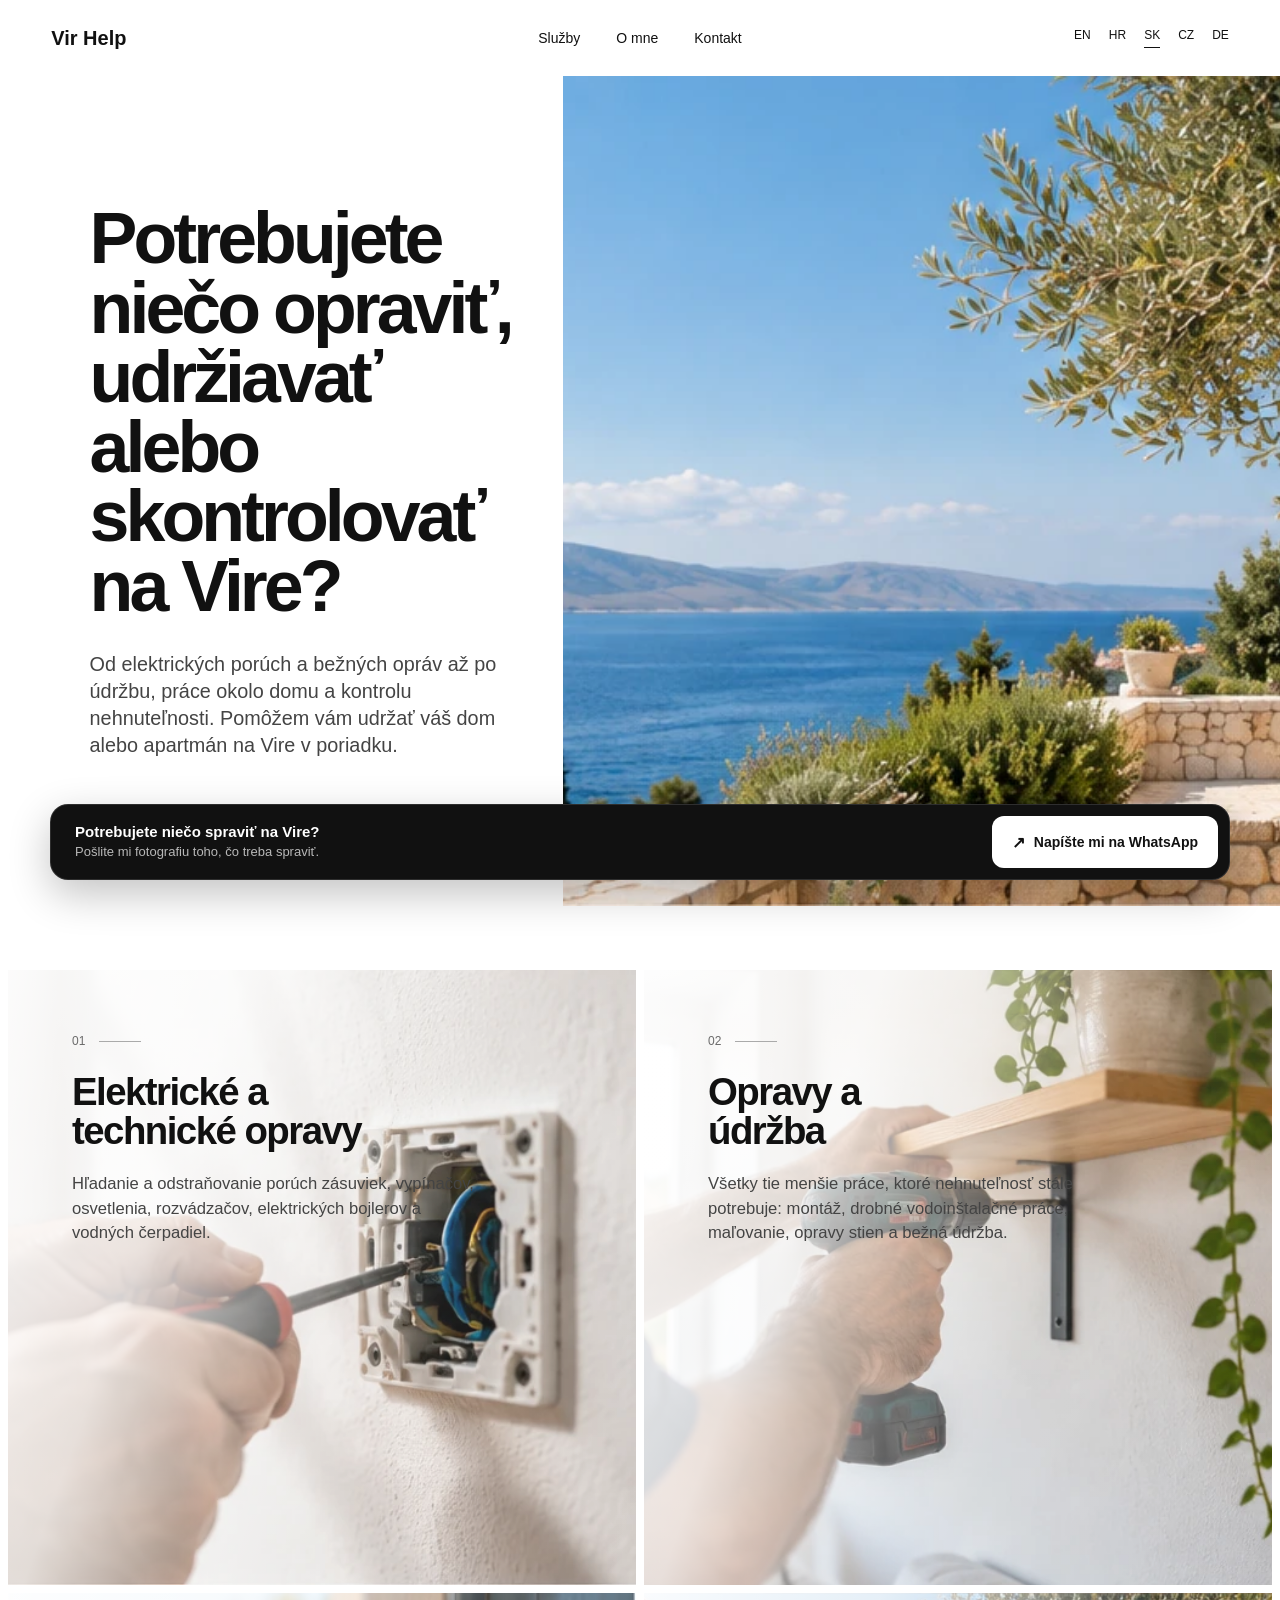
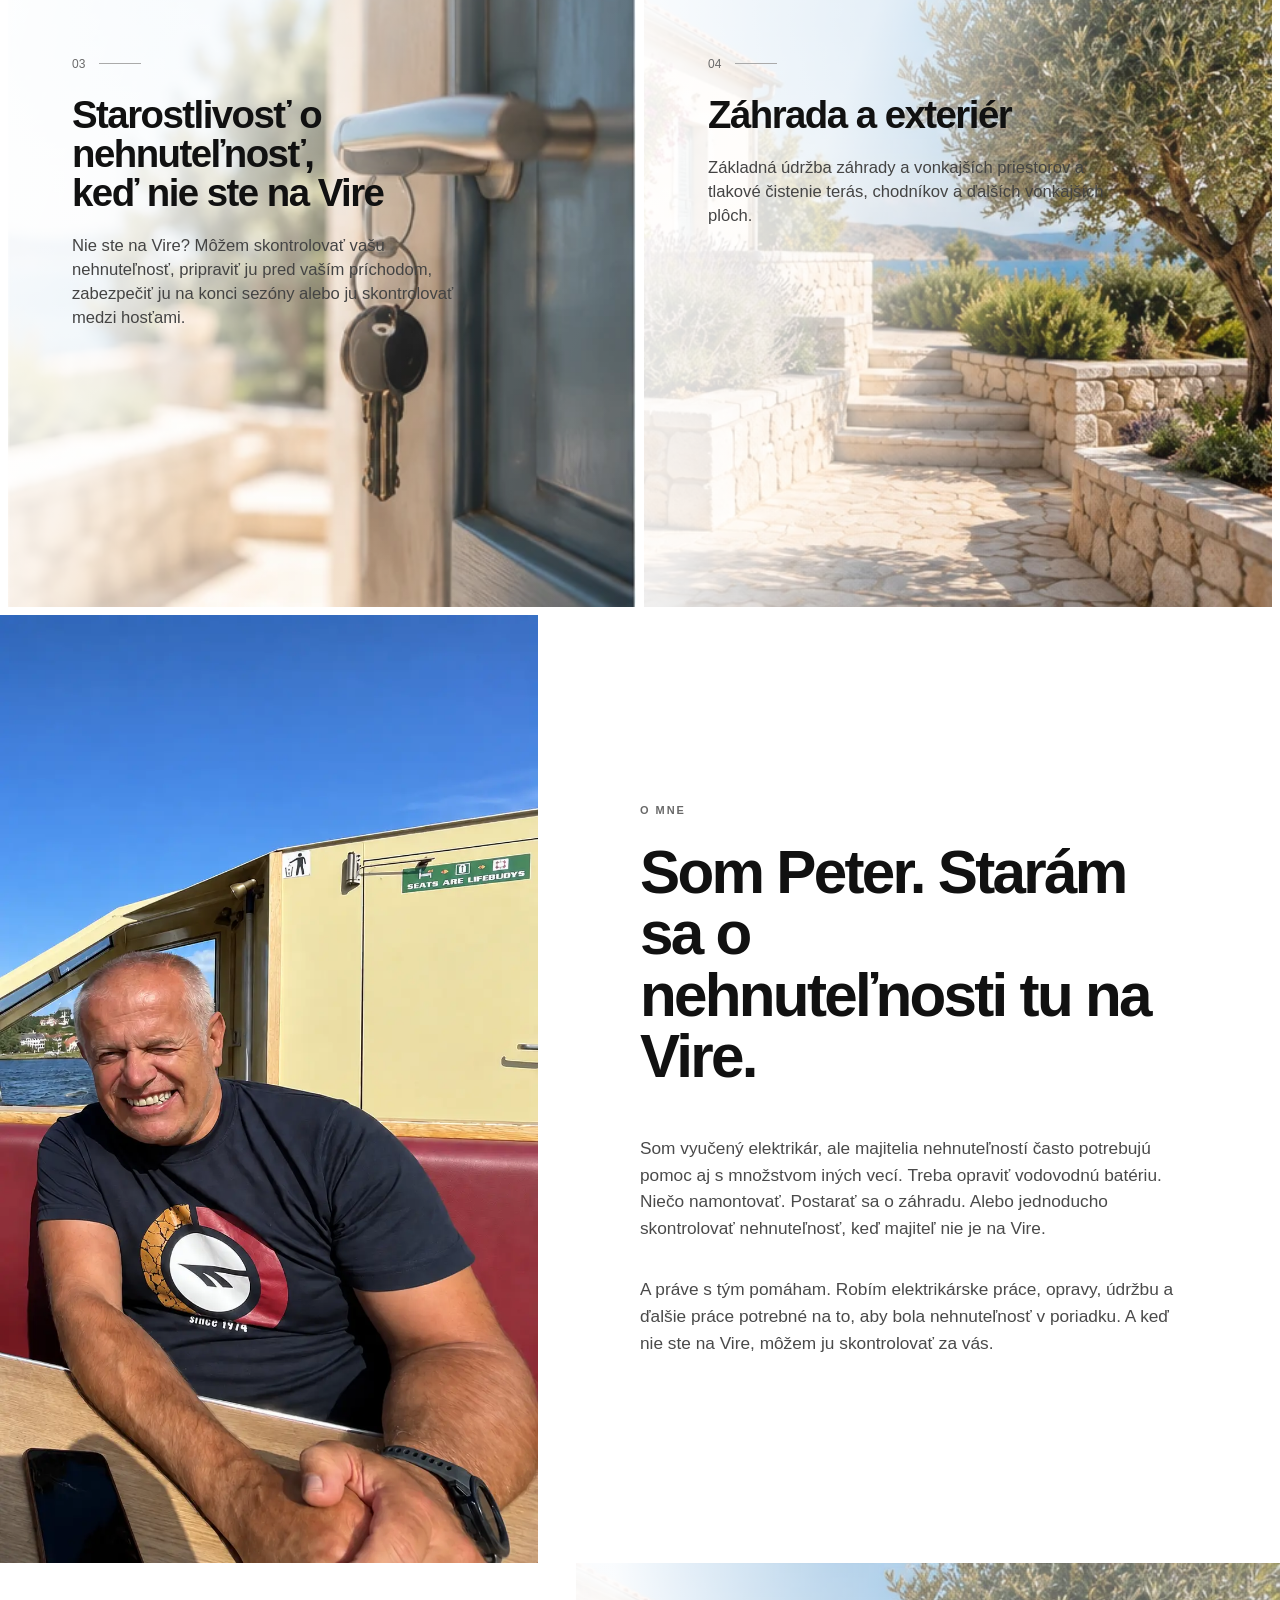
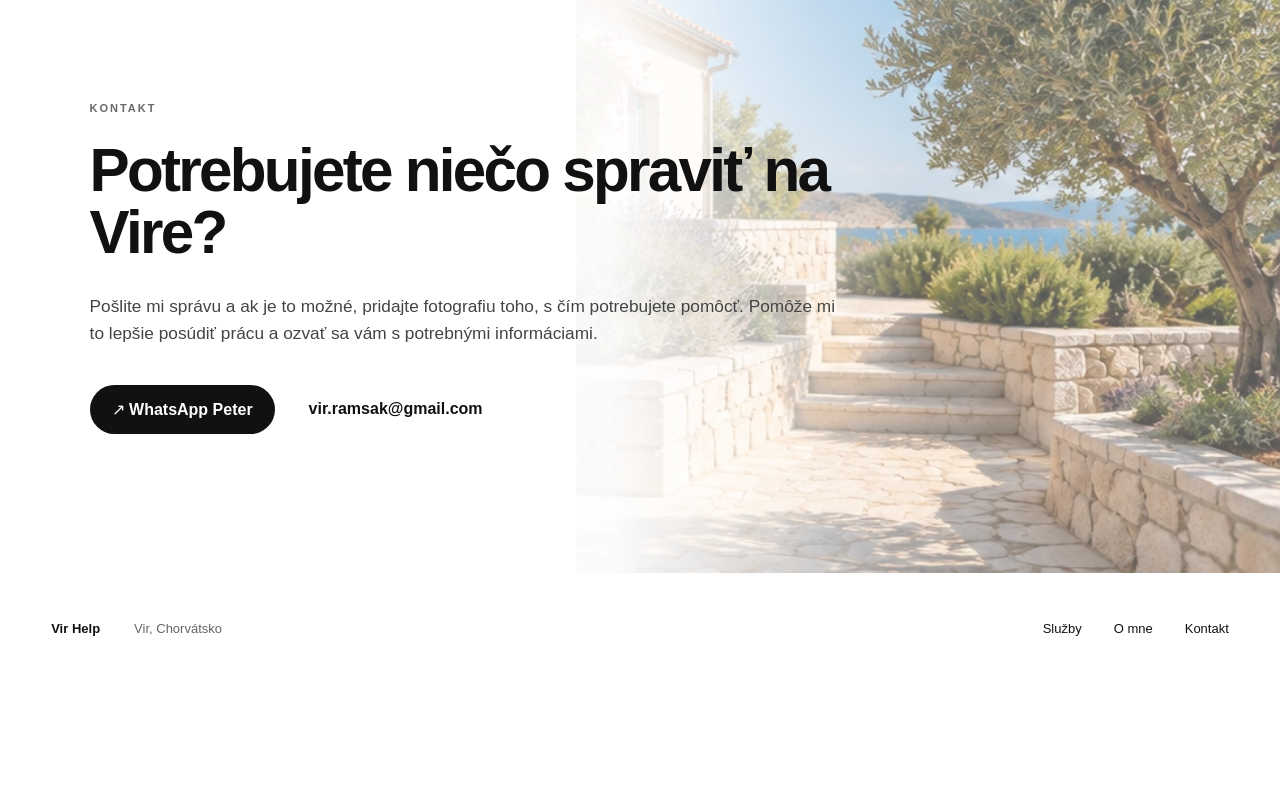
<file: sk/index.html>
<!doctype html>
<html lang="sk">
<head>
  <meta charset="utf-8">
  <meta name="viewport" content="width=device-width, initial-scale=1">
  <title>Opravy a údržba nehnuteľností na Vire | Vir Help</title>
  <meta name="description" content="Opravy, údržba, elektrikárske práce, kontroly nehnuteľností a práce v exteriéri na Vire. Kontaktujte Petra priamo cez WhatsApp.">
  <link rel="canonical" href="https://virhelp.com/sk/">
  <link rel="alternate" hreflang="en" href="https://virhelp.com/">
  <link rel="alternate" hreflang="hr" href="https://virhelp.com/hr/">
  <link rel="alternate" hreflang="sk" href="https://virhelp.com/sk/">
  <link rel="alternate" hreflang="cs" href="https://virhelp.com/cs/">
  <link rel="alternate" hreflang="de" href="https://virhelp.com/de/">
  <link rel="alternate" hreflang="x-default" href="https://virhelp.com/">
  <meta property="og:type" content="website">
  <meta property="og:site_name" content="Vir Help">
  <meta property="og:url" content="https://virhelp.com/sk/">
  <meta property="og:title" content="Opravy a údržba nehnuteľností na Vire | Vir Help">
  <meta property="og:description" content="Opravy, údržba, elektrikárske práce, kontroly nehnuteľností a práce v exteriéri na Vire. Kontaktujte Petra priamo cez WhatsApp.">
  <meta property="og:image" content="https://virhelp.com/maintenance.webp">
  <meta property="og:image:alt" content="Property repair work on Vir">
  <meta name="twitter:card" content="summary_large_image">
  <meta name="twitter:image" content="https://virhelp.com/maintenance.webp">
  <meta property="og:locale" content="sk">
  <meta name="theme-color" content="#ffffff">
  <script type="application/ld+json">{"@context":"https://schema.org","@type":"LocalBusiness","name":"Vir Help","url":"https://virhelp.com/sk/","email":"vir.ramsak@gmail.com","areaServed":{"@type":"Place","name":"Vir, Croatia"},"description":"Opravy, údržba, elektrikárske práce, kontroly nehnuteľností a práce v exteriéri na Vire. Kontaktujte Petra priamo cez WhatsApp."}</script>
  <link rel="stylesheet" href="../style.css">
</head>
<body>
  <header class="site-header">
    <a class="brand" href="#top">Vir Help</a>
    <nav class="main-nav" aria-label="Služby">
      <a href="#services">Služby</a>
      <a href="#about">O mne</a>
      <a href="#contact">Kontakt</a>
    </nav>
    <nav class="languages" aria-label="Languages">
      <a href="https://virhelp.com/">EN</a>
      <a href="https://virhelp.com/hr/">HR</a>
      <a class="active" aria-current="page" href="https://virhelp.com/sk/">SK</a>
      <a href="https://virhelp.com/cs/">CZ</a>
      <a href="https://virhelp.com/de/">DE</a>
    </nav>
  </header>

  <main id="top">
    <section class="hero">
      <div class="hero-copy">
        <h1>Potrebujete niečo opraviť,<br>udržiavať alebo skontrolovať<br>na Vire?</h1>
        <p class="hero-lede">Od elektrických porúch a bežných opráv až po údržbu, práce okolo domu a kontrolu nehnuteľnosti. Pomôžem vám udržať váš dom alebo apartmán na Vire v poriadku.</p>
      </div>
      <div class="hero-image" role="img" aria-label="Vir"></div>
    </section>

    <div class="hero-gap" aria-hidden="true"></div>

    <section class="services-grid" id="services" aria-label="Služby">
      <article class="service-card electrical">
        <div class="service-copy">
          <p class="service-number">01 <span></span></p>
          <h2>Elektrické a<br>technické opravy</h2>
          <p>Hľadanie a odstraňovanie porúch zásuviek, vypínačov, osvetlenia, rozvádzačov, elektrických bojlerov a vodných čerpadiel.</p>
        </div>
      </article>

      <article class="service-card maintenance">
        <div class="service-copy">
          <p class="service-number">02 <span></span></p>
          <h2>Opravy a<br>údržba</h2>
          <p>Všetky tie menšie práce, ktoré nehnuteľnosť stále potrebuje: montáž, drobné vodoinštalačné práce, maľovanie, opravy stien a bežná údržba.</p>
        </div>
      </article>

      <article class="service-card property-care">
        <div class="service-copy">
          <p class="service-number">03 <span></span></p>
          <h2>Starostlivosť o nehnuteľnosť,<br>keď nie ste na Vire</h2>
          <p>Nie ste na Vire? Môžem skontrolovať vašu nehnuteľnosť, pripraviť ju pred vaším príchodom, zabezpečiť ju na konci sezóny alebo ju skontrolovať medzi hosťami.</p>
        </div>
      </article>

      <article class="service-card exterior">
        <div class="service-copy">
          <p class="service-number">04 <span></span></p>
          <h2>Záhrada a exteriér</h2>
          <p>Základná údržba záhrady a vonkajších priestorov a tlakové čistenie terás, chodníkov a ďalších vonkajších plôch.</p>
        </div>
      </article>
    </section>

    <section class="about" id="about">
      <div class="about-photo">
        <img src="../peter.webp" alt="Peter Ramsak" loading="lazy">
      </div>
      <div class="about-copy">
        <p class="eyebrow">O MNE</p>
        <h2>Som Peter. Starám sa o<br>nehnuteľnosti tu na Vire.</h2>
        <p>Som vyučený elektrikár, ale majitelia nehnuteľností často potrebujú pomoc aj s množstvom iných vecí. Treba opraviť vodovodnú batériu. Niečo namontovať. Postarať sa o záhradu. Alebo jednoducho skontrolovať nehnuteľnosť, keď majiteľ nie je na Vire.</p>
        <p>A práve s tým pomáham. Robím elektrikárske práce, opravy, údržbu a ďalšie práce potrebné na to, aby bola nehnuteľnosť v poriadku. A keď nie ste na Vire, môžem ju skontrolovať za vás.</p>
      </div>
    </section>

    <section class="contact" id="contact">
      <div class="contact-inner">
        <p class="eyebrow">KONTAKT</p>
        <h2>Potrebujete niečo spraviť na Vire?</h2>
        <p>Pošlite mi správu a ak je to možné, pridajte fotografiu toho, s čím potrebujete pomôcť. Pomôže mi to lepšie posúdiť prácu a ozvať sa vám s potrebnými informáciami.</p>
        <div class="contact-actions">
          <a class="whatsapp" href="https://wa.me/385925024163" target="_blank" rel="noopener">
            <span aria-hidden="true">↗</span> WhatsApp Peter
          </a>
          <a href="mailto:vir.ramsak@gmail.com">vir.ramsak@gmail.com</a>
        </div>
      </div>
    </section>
  </main>

  <aside class="sticky-contact" aria-label="Rýchly kontakt cez WhatsApp">
    <div class="sticky-contact-copy">
      <strong>Potrebujete niečo spraviť na Vire?</strong>
      <span>Pošlite mi fotografiu toho, čo treba spraviť.</span>
    </div>
    <a class="sticky-whatsapp" href="https://wa.me/385925024163" target="_blank" rel="noopener" aria-label="Napíšte Petrovi na WhatsApp">
      <span class="sticky-whatsapp-icon" aria-hidden="true">↗</span>
      <span>Napíšte mi na WhatsApp</span>
    </a>
  </aside>

  <footer>
    <strong>Vir Help</strong>
    <span>Vir, Chorvátsko</span>
    <nav aria-label="Služby">
      <a href="#services">Služby</a>
      <a href="#about">O mne</a>
      <a href="#contact">Kontakt</a>
    </nav>
  </footer>
</body>
</html>
</file>
<file: style.css>
*{box-sizing:border-box}html{scroll-behavior:smooth}body{margin:0;background:#fff;color:#111;font-family:-apple-system,BlinkMacSystemFont,"Helvetica Neue",Arial,sans-serif;-webkit-font-smoothing:antialiased}a{color:inherit;text-decoration:none}.site-header{height:76px;display:grid;grid-template-columns:1fr auto 1fr;align-items:center;padding:0 clamp(24px,4vw,72px);font-size:14px;background:#fff}.brand{font-size:20px;font-weight:650}.main-nav{display:flex;gap:36px}.languages{justify-self:end;display:flex;gap:18px;font-size:12px}.languages .active{border-bottom:1px solid;padding-bottom:5px}.languages span{color:#555}.hero{min-height:720px;display:grid;grid-template-columns:44% 56%;overflow:hidden}.hero-copy{padding:clamp(90px,10vw,150px) clamp(32px,7vw,110px);padding-right:30px;z-index:2}.eyebrow{font-size:11px;letter-spacing:.18em;font-weight:600;color:#696969;margin:0 0 26px}.hero h1{font-size:clamp(54px,5.6vw,92px);line-height:.97;letter-spacing:-.055em;margin:0;max-width:750px;font-weight:650}.hero-lede{font-size:clamp(18px,1.55vw,25px);line-height:1.35;max-width:570px;color:#444;margin-top:30px}.hero-image{background:linear-gradient(90deg,#fff0 0%,#fff0 25%),url("hero.webp") center/cover no-repeat}.hero-gap{height:clamp(48px,5vw,74px)}.services-grid{display:grid;grid-template-columns:repeat(2,minmax(0,1fr));gap:8px;padding:0 8px}.service-card{position:relative;min-height:clamp(560px,48vw,730px);background-size:cover;background-position:center;overflow:hidden}.service-card:after{content:"";position:absolute;inset:0;background:linear-gradient(110deg,rgba(255,255,255,.96) 0%,rgba(255,255,255,.82) 28%,rgba(255,255,255,.12) 61%,rgba(255,255,255,0) 100%)}.electrical{background-image:url("electrical.webp")}.maintenance{background-image:url("maintenance.webp")}.property-care{background-image:url("property-care.webp")}.exterior{background-image:url("exterior.webp")}.service-copy{position:relative;z-index:1;padding:clamp(42px,5vw,76px);max-width:530px}.service-number{font-size:12px;color:#6a6a6a;display:flex;align-items:center;gap:14px;margin:0 0 24px}.service-number span{display:inline-block;width:42px;height:1px;background:#aaa}.service-card h2{font-size:clamp(32px,3vw,48px);line-height:1.02;letter-spacing:-.04em;margin:0 0 22px}.service-card p:not(.service-number){font-size:clamp(16px,1.3vw,20px);line-height:1.45;color:#444;margin:0;max-width:470px}.about{min-height:720px;display:grid;grid-template-columns:42% 58%;margin-top:8px}.about-photo{overflow:hidden}.about-photo img{width:100%;height:100%;object-fit:cover;object-position:center center;display:block}.about-copy{padding:clamp(70px,9vw,140px) clamp(45px,8vw,130px);display:flex;flex-direction:column;justify-content:center}.about h2,.contact h2{font-size:clamp(42px,4.7vw,76px);line-height:1.02;letter-spacing:-.045em;margin:0 0 30px}.about-copy>p:not(.eyebrow){font-size:clamp(17px,1.35vw,21px);line-height:1.55;color:#4a4a4a;max-width:690px}.about-emphasis{color:#111!important;font-weight:600}.proof-list{list-style:none;padding:20px 0 0;margin:0;display:grid;gap:20px;font-size:17px}.proof-list li{display:flex;align-items:center;gap:16px}.proof-list li span{width:24px;text-align:center}.contact{min-height:610px;display:flex;align-items:center;background:linear-gradient(90deg,rgba(255,255,255,1) 0%,rgba(255,255,255,.96) 48%,rgba(255,255,255,.35) 72%),url("exterior.webp") right center/55% 100% no-repeat}.contact-inner{padding:clamp(75px,8vw,130px) clamp(32px,7vw,110px);max-width:1050px}.contact-inner>p:not(.eyebrow):not(.language-note){font-size:clamp(17px,1.35vw,21px);line-height:1.55;color:#444;max-width:760px}.contact-actions{display:flex;align-items:center;flex-wrap:wrap;gap:20px 34px;margin-top:38px;font-size:16px;font-weight:550}.whatsapp{background:#111;color:#fff;padding:15px 22px;border-radius:999px}.language-note{margin-top:34px;color:#666;font-size:14px;line-height:1.5}footer{min-height:110px;display:grid;grid-template-columns:auto auto 1fr;gap:34px;align-items:center;padding:0 clamp(24px,4vw,72px);font-size:13px}footer span{color:#666}footer nav{justify-self:end;display:flex;gap:32px}@media(max-width:850px){.site-header{grid-template-columns:1fr auto;height:66px}.main-nav{display:none}.languages{gap:11px}.hero{grid-template-columns:1fr;min-height:auto}.hero-copy{padding:85px 24px 60px}.hero h1{font-size:clamp(50px,13vw,74px)}.hero-image{height:50vh;min-height:380px}.hero-gap{height:48px}.services-grid{grid-template-columns:1fr;padding:0 6px;gap:6px}.service-card{min-height:620px}.service-copy{padding:42px 28px}.service-card:after{background:linear-gradient(180deg,rgba(255,255,255,.96) 0%,rgba(255,255,255,.78) 30%,rgba(255,255,255,0) 68%)}.about{grid-template-columns:1fr;min-height:auto;margin-top:6px}.about-photo{height:70vh;min-height:520px}.about-copy{padding:80px 24px 90px}.contact{min-height:650px;background:linear-gradient(180deg,#fff 0%,rgba(255,255,255,.94) 55%,rgba(255,255,255,.35) 100%),url("exterior.webp") center bottom/cover no-repeat}.contact-inner{padding:85px 24px 150px}.contact-actions{align-items:flex-start;flex-direction:column}.whatsapp{padding:16px 22px}footer{grid-template-columns:1fr 1fr;padding:30px 24px;gap:12px}footer nav{grid-column:1/-1;justify-self:start;margin-top:12px;gap:24px}}@media(max-width:480px){.languages span:nth-of-type(1),.languages span:nth-of-type(4){display:none}.service-card{min-height:570px}.about-photo{min-height:460px}.hero-image{min-height:330px}}@media(prefers-reduced-motion:reduce){html{scroll-behavior:auto}}
/* Persistent WhatsApp CTA */
body{padding-bottom:112px}.sticky-contact{position:fixed!important;left:50%!important;right:auto!important;bottom:20px!important;transform:translateX(-50%)!important;z-index:2147483647!important;width:calc(100% - 48px)!important;max-width:1180px!important;min-height:76px!important;padding:11px 11px 11px 24px!important;display:flex!important;align-items:center!important;justify-content:space-between!important;gap:24px!important;background:#111!important;color:#fff!important;border:1px solid rgba(255,255,255,.12)!important;border-radius:18px!important;box-shadow:0 14px 42px rgba(0,0,0,.24)!important;-webkit-backdrop-filter:blur(14px);backdrop-filter:blur(14px)}.sticky-contact-copy{display:flex;flex-direction:column;gap:3px;min-width:0}.sticky-contact-copy strong{font-size:15px;line-height:1.25;font-weight:650}.sticky-contact-copy span{font-size:13px;line-height:1.3;color:rgba(255,255,255,.7)}.sticky-whatsapp{flex:0 0 auto;min-height:52px;padding:0 20px;display:inline-flex;align-items:center;justify-content:center;gap:9px;background:#fff;color:#111;border-radius:12px;font-size:14px;font-weight:650;transition:transform .18s ease,background-color .18s ease}.sticky-whatsapp:hover{transform:translateY(-1px);background:#f2f2f2}.sticky-whatsapp:focus-visible{outline:3px solid #fff;outline-offset:3px}.sticky-whatsapp-icon{font-size:16px}@media(max-width:650px){body{padding-bottom:90px}.sticky-contact{left:10px!important;right:10px!important;bottom:max(10px,env(safe-area-inset-bottom))!important;transform:none!important;width:auto!important;max-width:none!important;min-height:68px!important;padding:8px 8px 8px 16px!important;border-radius:16px!important;gap:12px!important}.sticky-contact-copy strong{font-size:14px}.sticky-contact-copy span{display:none}.sticky-whatsapp{min-height:50px;padding:0 16px;border-radius:11px;font-size:14px}}@media(max-width:390px){.sticky-contact-copy strong{max-width:125px;font-size:13px}.sticky-whatsapp{padding:0 13px}}@media(prefers-reduced-motion:reduce){.sticky-whatsapp{transition:none}}
</file>
